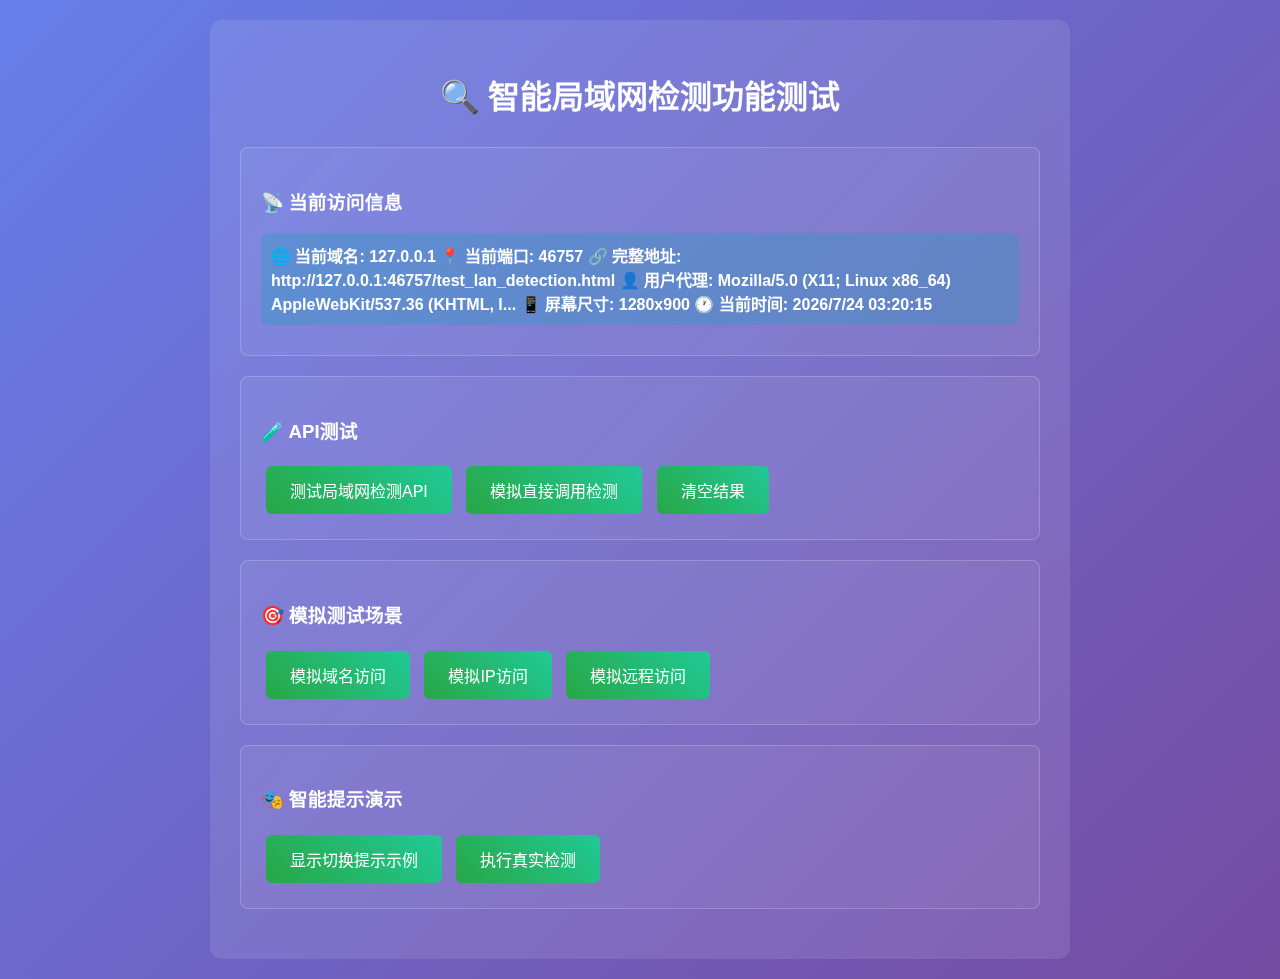
<file: test_lan_detection.html>
<!DOCTYPE html>
<html lang="zh-CN">
<head>
    <meta charset="UTF-8">
    <meta name="viewport" content="width=device-width, initial-scale=1.0">
    <title>智能局域网检测测试</title>
    <style>
        body { 
            font-family: Arial, sans-serif; 
            padding: 20px; 
            background: linear-gradient(135deg, #667eea 0%, #764ba2 100%);
            color: white;
            min-height: 100vh;
            margin: 0;
        }
        .container { 
            max-width: 800px; 
            margin: 0 auto; 
            background: rgba(255, 255, 255, 0.1); 
            border-radius: 12px; 
            padding: 30px;
            backdrop-filter: blur(10px);
        }
        h1 { text-align: center; margin-bottom: 30px; }
        .test-section { 
            margin: 20px 0; 
            padding: 20px; 
            border: 1px solid rgba(255, 255, 255, 0.2); 
            border-radius: 8px;
            background: rgba(255, 255, 255, 0.05);
        }
        button { 
            background: linear-gradient(45deg, #28a745, #20c997);
            color: white; 
            border: none; 
            padding: 12px 24px; 
            border-radius: 6px; 
            cursor: pointer; 
            margin: 5px;
            font-size: 16px;
            transition: all 0.3s ease;
        }
        button:hover { 
            transform: translateY(-2px);
            box-shadow: 0 6px 20px rgba(40, 167, 69, 0.4);
        }
        .result { 
            margin-top: 15px; 
            padding: 15px; 
            border-radius: 6px; 
            background: rgba(255, 255, 255, 0.1);
            white-space: pre-wrap;
            font-family: monospace;
        }
        .status { 
            padding: 10px; 
            border-radius: 6px; 
            margin: 10px 0;
            font-weight: bold;
        }
        .success { background: rgba(40, 167, 69, 0.3); }
        .error { background: rgba(220, 53, 69, 0.3); }
        .info { background: rgba(23, 162, 184, 0.3); }
    </style>
</head>
<body>
    <div class="container">
        <h1>🔍 智能局域网检测功能测试</h1>
        
        <div class="test-section">
            <h3>📡 当前访问信息</h3>
            <div class="status info" id="currentInfo">
                正在获取当前访问信息...
            </div>
        </div>
        
        <div class="test-section">
            <h3>🧪 API测试</h3>
            <button onclick="testLANDetectionAPI()">测试局域网检测API</button>
            <button onclick="testDirectAccess()">模拟直接调用检测</button>
            <button onclick="clearResults()">清空结果</button>
            <div id="apiTestResult" class="result" style="display: none;"></div>
        </div>
        
        <div class="test-section">
            <h3>🎯 模拟测试场景</h3>
            <button onclick="simulateDomainAccess()">模拟域名访问</button>
            <button onclick="simulateIPAccess()">模拟IP访问</button>
            <button onclick="simulateRemoteAccess()">模拟远程访问</button>
            <div id="simulationResult" class="result" style="display: none;"></div>
        </div>
        
        <div class="test-section">
            <h3>🎭 智能提示演示</h3>
            <button onclick="showSamplePrompt()">显示切换提示示例</button>
            <button onclick="testActualDetection()">执行真实检测</button>
        </div>
    </div>

    <script>
        // 页面加载时显示当前访问信息
        window.onload = function() {
            showCurrentAccessInfo();
        };
        
        // 显示当前访问信息
        function showCurrentAccessInfo() {
            const info = document.getElementById('currentInfo');
            info.innerHTML = `
                🌐 当前域名: ${window.location.hostname}
                📍 当前端口: ${window.location.port}
                🔗 完整地址: ${window.location.href}
                👤 用户代理: ${navigator.userAgent.substring(0, 60)}...
                📱 屏幕尺寸: ${screen.width}x${screen.height}
                🕐 当前时间: ${new Date().toLocaleString('zh-CN')}
            `;
        }
        
        // 测试局域网检测API
        function testLANDetectionAPI() {
            const resultDiv = document.getElementById('apiTestResult');
            resultDiv.style.display = 'block';
            resultDiv.innerHTML = '🔄 正在调用API...';
            
            fetch('/api/lan-check')
                .then(response => {
                    if (!response.ok) {
                        throw new Error(`HTTP ${response.status}: ${response.statusText}`);
                    }
                    return response.json();
                })
                .then(data => {
                    resultDiv.innerHTML = `
✅ API调用成功！

📊 检测结果：
━━━━━━━━━━━━━━━━━━━━━━━━━━━━━━━━━━━━
🌐 当前主机: ${data.current_host}
📍 客户端IP: ${data.client_ip}
🏠 本机局域网IP: ${data.local_ip}
🔍 是否IP访问: ${data.is_ip_access ? '是' : '否'}
📶 客户端在局域网: ${data.is_client_in_lan ? '是' : '否'}
🔔 需要提示切换: ${data.need_switch_prompt ? '是' : '否'}
🔗 局域网地址: ${data.lan_url}
━━━━━━━━━━━━━━━━━━━━━━━━━━━━━━━━━━━━

💡 分析：
${analyzeDetectionResult(data)}
                    `;
                })
                .catch(error => {
                    resultDiv.innerHTML = `
❌ API调用失败！

错误信息: ${error.message}
                    `;
                });
        }
        
        // 分析检测结果
        function analyzeDetectionResult(data) {
            let analysis = '';
            
            if (data.need_switch_prompt) {
                analysis += '🎯 符合切换条件：通过域名访问但在局域网环境\n';
                analysis += '   推荐操作：显示切换提示\n';
            } else if (data.is_ip_access) {
                analysis += '💻 直接IP访问：用户已在使用局域网地址\n';
                analysis += '   无需操作：当前访问方式最优\n';
            } else if (!data.is_client_in_lan) {
                analysis += '🌍 远程访问：用户不在局域网环境\n';
                analysis += '   无需操作：只能使用域名访问\n';
            } else {
                analysis += '❓ 特殊情况：请检查检测逻辑\n';
            }
            
            return analysis;
        }
        
        // 测试直接调用检测
        function testDirectAccess() {
            // 这里模拟直接调用我们的智能检测函数
            if (typeof performLANDetection === 'function') {
                const resultDiv = document.getElementById('apiTestResult');
                resultDiv.style.display = 'block';
                resultDiv.innerHTML = '🔄 正在执行直接检测...';
                
                try {
                    performLANDetection();
                    resultDiv.innerHTML = '✅ 直接检测已触发，请查看控制台和页面反应';
                } catch (error) {
                    resultDiv.innerHTML = `❌ 直接检测失败: ${error.message}`;
                }
            } else {
                const resultDiv = document.getElementById('apiTestResult');
                resultDiv.style.display = 'block';
                resultDiv.innerHTML = '❌ 检测函数未找到，请确保在主页面中运行此测试';
            }
        }
        
        // 清空结果
        function clearResults() {
            document.getElementById('apiTestResult').style.display = 'none';
            document.getElementById('simulationResult').style.display = 'none';
        }
        
        // 模拟域名访问
        function simulateDomainAccess() {
            const resultDiv = document.getElementById('simulationResult');
            resultDiv.style.display = 'block';
            resultDiv.innerHTML = `
🌐 模拟域名访问场景：

假设用户通过 "example.com:9405" 访问
✅ 域名访问 (非IP)
✅ 客户端在局域网 (192.168.x.x)
🎯 结果：应该显示切换提示

这是最典型的需要智能提示的场景！
            `;
        }
        
        // 模拟IP访问
        function simulateIPAccess() {
            const resultDiv = document.getElementById('simulationResult');
            resultDiv.style.display = 'block';
            resultDiv.innerHTML = `
💻 模拟IP访问场景：

假设用户通过 "192.168.1.100:9405" 访问
✅ IP访问 (直接使用IP地址)
✅ 客户端在局域网
❌ 结果：不需要提示切换

用户已经在使用最优的访问方式！
            `;
        }
        
        // 模拟远程访问
        function simulateRemoteAccess() {
            const resultDiv = document.getElementById('simulationResult');
            resultDiv.style.display = 'block';
            resultDiv.innerHTML = `
🌍 模拟远程访问场景：

假设用户通过 "example.com:9405" 访问
✅ 域名访问 (非IP)
❌ 客户端不在局域网 (外网IP)
❌ 结果：不需要提示切换

用户在远程环境，只能使用域名访问！
            `;
        }
        
        // 显示切换提示示例
        function showSamplePrompt() {
            // 创建一个示例提示
            const sampleData = {
                current_host: 'example.com:9405',
                client_ip: '192.168.1.105',
                local_ip: '192.168.1.100',
                lan_url: 'http://192.168.1.100:9405'
            };
            
            if (typeof showLANSwitchPrompt === 'function') {
                showLANSwitchPrompt(sampleData);
            } else {
                alert('请在主页面中运行此演示功能');
            }
        }
        
        // 执行真实检测
        function testActualDetection() {
            if (typeof performLANDetection === 'function') {
                console.log('🧪 开始执行真实的智能检测...');
                performLANDetection();
            } else {
                alert('请在主页面中运行真实检测功能');
            }
        }
    </script>
</body>
</html>
</file>
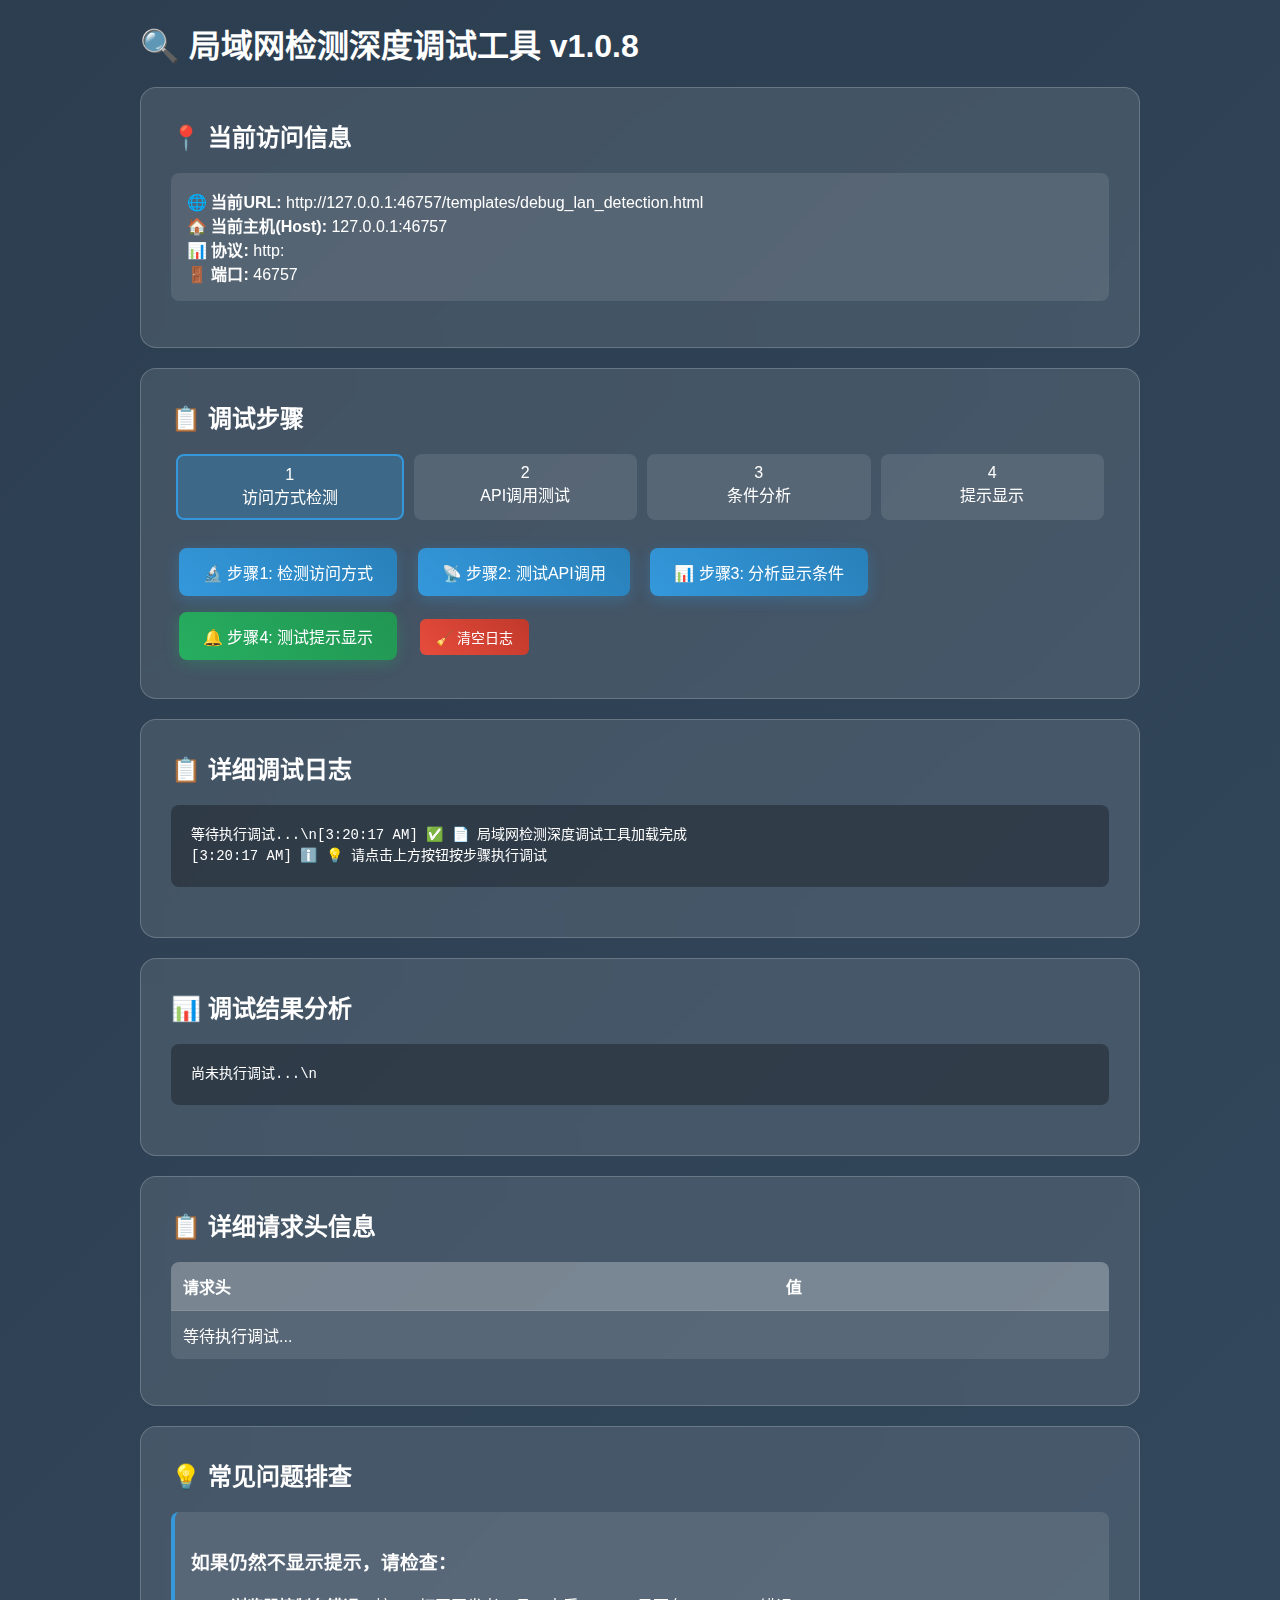
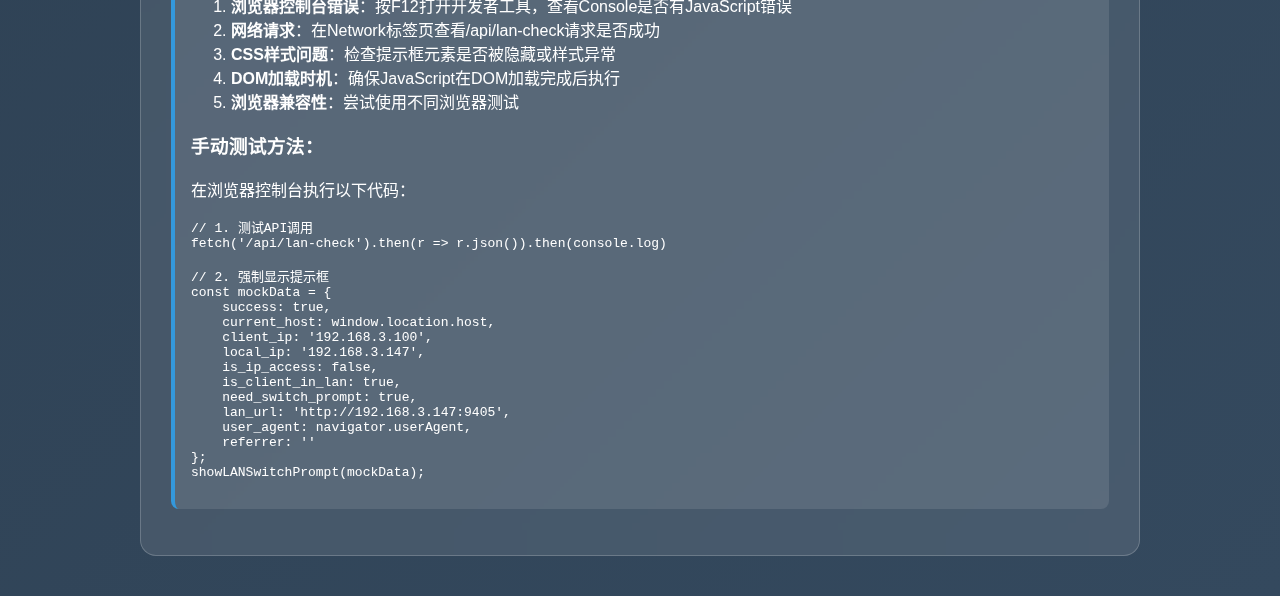
<file: templates/debug_lan_detection.html>
<!DOCTYPE html>
<html lang="zh-CN">
<head>
    <meta charset="UTF-8">
    <meta name="viewport" content="width=device-width, initial-scale=1.0">
    <title>局域网检测深度调试工具</title>
    <style>
        body {
            font-family: -apple-system, BlinkMacSystemFont, 'Segoe UI', Roboto, sans-serif;
            max-width: 1000px;
            margin: 0 auto;
            padding: 20px;
            background: linear-gradient(135deg, #2c3e50, #34495e);
            color: white;
            min-height: 100vh;
        }
        
        .debug-card {
            background: rgba(255, 255, 255, 0.1);
            backdrop-filter: blur(10px);
            border-radius: 16px;
            padding: 30px;
            margin: 20px 0;
            border: 1px solid rgba(255, 255, 255, 0.2);
        }
        
        .debug-btn {
            background: linear-gradient(45deg, #3498db, #2980b9);
            border: none;
            color: white;
            padding: 12px 24px;
            border-radius: 8px;
            cursor: pointer;
            font-size: 16px;
            font-weight: 500;
            margin: 8px;
            transition: all 0.3s ease;
            box-shadow: 0 4px 15px rgba(52, 152, 219, 0.3);
        }
        
        .debug-btn:hover {
            transform: translateY(-2px);
            box-shadow: 0 6px 20px rgba(52, 152, 219, 0.4);
        }
        
        .test-btn {
            background: linear-gradient(45deg, #27ae60, #219653);
            border: none;
            color: white;
            padding: 12px 24px;
            border-radius: 8px;
            cursor: pointer;
            font-size: 16px;
            font-weight: 500;
            margin: 8px;
            transition: all 0.3s ease;
            box-shadow: 0 4px 15px rgba(39, 174, 96, 0.3);
        }
        
        .test-btn:hover {
            transform: translateY(-2px);
            box-shadow: 0 6px 20px rgba(39, 174, 96, 0.4);
        }
        
        .log-area {
            background: rgba(0, 0, 0, 0.3);
            border-radius: 8px;
            padding: 20px;
            font-family: 'Monaco', 'Menlo', monospace;
            font-size: 14px;
            line-height: 1.5;
            white-space: pre-wrap;
            max-height: 400px;
            overflow-y: auto;
            margin: 20px 0;
        }
        
        .status-info {
            background: rgba(255, 255, 255, 0.1);
            border-radius: 8px;
            padding: 16px;
            margin: 16px 0;
        }
        
        h1, h2 {
            margin-top: 0;
        }
        
        .clear-btn {
            background: linear-gradient(45deg, #e74c3c, #c0392b);
            border: none;
            color: white;
            padding: 8px 16px;
            border-radius: 6px;
            cursor: pointer;
            font-size: 14px;
            margin-left: 10px;
        }
        
        .result-box {
            background: rgba(255, 255, 255, 0.1);
            border-radius: 8px;
            padding: 16px;
            margin: 16px 0;
            border-left: 4px solid #3498db;
        }
        
        .success-box {
            border-left: 4px solid #27ae60;
        }
        
        .error-box {
            border-left: 4px solid #e74c3c;
        }
        
        .warning-box {
            border-left: 4px solid #f39c12;
        }
        
        table {
            width: 100%;
            border-collapse: collapse;
            margin: 16px 0;
            background: rgba(255, 255, 255, 0.1);
            border-radius: 8px;
            overflow: hidden;
        }
        
        th, td {
            padding: 12px;
            text-align: left;
            border-bottom: 1px solid rgba(255, 255, 255, 0.1);
        }
        
        th {
            background: rgba(255, 255, 255, 0.2);
            font-weight: 600;
        }
        
        tr:last-child td {
            border-bottom: none;
        }
        
        .step-indicator {
            display: flex;
            justify-content: space-between;
            margin: 20px 0;
        }
        
        .step {
            text-align: center;
            padding: 10px;
            background: rgba(255, 255, 255, 0.1);
            border-radius: 8px;
            flex: 1;
            margin: 0 5px;
        }
        
        .step.active {
            background: rgba(52, 152, 219, 0.3);
            border: 2px solid #3498db;
        }
        
        .step.completed {
            background: rgba(39, 174, 96, 0.3);
            border: 2px solid #27ae60;
        }
    </style>
</head>
<body>
    <h1>🔍 局域网检测深度调试工具 v1.0.8</h1>
    
    <div class="debug-card">
        <h2>📍 当前访问信息</h2>
        <div class="status-info">
            <div><strong>🌐 当前URL:</strong> <span id="currentURL">加载中...</span></div>
            <div><strong>🏠 当前主机(Host):</strong> <span id="currentHost">加载中...</span></div>
            <div><strong>📊 协议:</strong> <span id="currentProtocol">加载中...</span></div>
            <div><strong>🚪 端口:</strong> <span id="currentPort">加载中...</span></div>
        </div>
    </div>
    
    <div class="debug-card">
        <h2>📋 调试步骤</h2>
        <div class="step-indicator">
            <div class="step active" id="step1">
                <div>1</div>
                <div>访问方式检测</div>
            </div>
            <div class="step" id="step2">
                <div>2</div>
                <div>API调用测试</div>
            </div>
            <div class="step" id="step3">
                <div>3</div>
                <div>条件分析</div>
            </div>
            <div class="step" id="step4">
                <div>4</div>
                <div>提示显示</div>
            </div>
        </div>
        
        <button class="debug-btn" onclick="step1_DetectAccessMethod()">🔬 步骤1: 检测访问方式</button>
        <button class="debug-btn" onclick="step2_TestAPICall()">📡 步骤2: 测试API调用</button>
        <button class="debug-btn" onclick="step3_AnalyzeConditions()">📊 步骤3: 分析显示条件</button>
        <button class="test-btn" onclick="step4_TestPromptDisplay()">🔔 步骤4: 测试提示显示</button>
        <button class="clear-btn" onclick="clearLog()">🧹 清空日志</button>
    </div>
    
    <div class="debug-card">
        <h2>📋 详细调试日志</h2>
        <div id="logArea" class="log-area">等待执行调试...\n</div>
    </div>
    
    <div class="debug-card">
        <h2>📊 调试结果分析</h2>
        <div id="analysisResult" class="log-area">尚未执行调试...\n</div>
    </div>
    
    <div class="debug-card">
        <h2>📋 详细请求头信息</h2>
        <table id="headersTable">
            <thead>
                <tr>
                    <th>请求头</th>
                    <th>值</th>
                </tr>
            </thead>
            <tbody>
                <tr>
                    <td colspan="2">等待执行调试...</td>
                </tr>
            </tbody>
        </table>
    </div>
    
    <div class="debug-card">
        <h2>💡 常见问题排查</h2>
        <div class="result-box">
            <h3>如果仍然不显示提示，请检查：</h3>
            <ol>
                <li><strong>浏览器控制台错误</strong>：按F12打开开发者工具，查看Console是否有JavaScript错误</li>
                <li><strong>网络请求</strong>：在Network标签页查看/api/lan-check请求是否成功</li>
                <li><strong>CSS样式问题</strong>：检查提示框元素是否被隐藏或样式异常</li>
                <li><strong>DOM加载时机</strong>：确保JavaScript在DOM加载完成后执行</li>
                <li><strong>浏览器兼容性</strong>：尝试使用不同浏览器测试</li>
            </ol>
            
            <h3>手动测试方法：</h3>
            <p>在浏览器控制台执行以下代码：</p>
            <pre><code>// 1. 测试API调用
fetch('/api/lan-check').then(r => r.json()).then(console.log)

// 2. 强制显示提示框
const mockData = {
    success: true,
    current_host: window.location.host,
    client_ip: '192.168.3.100',
    local_ip: '192.168.3.147',
    is_ip_access: false,
    is_client_in_lan: true,
    need_switch_prompt: true,
    lan_url: 'http://192.168.3.147:9405',
    user_agent: navigator.userAgent,
    referrer: ''
};
showLANSwitchPrompt(mockData);</code></pre>
        </div>
    </div>

    <script>
        // 更新页面信息
        function updatePageInfo() {
            document.getElementById('currentURL').textContent = window.location.href;
            document.getElementById('currentHost').textContent = window.location.host;
            document.getElementById('currentProtocol').textContent = window.location.protocol;
            document.getElementById('currentPort').textContent = window.location.port || '默认端口';
        }
        
        // 添加日志
        function addLog(message, type = 'info') {
            const logArea = document.getElementById('logArea');
            const timestamp = new Date().toLocaleTimeString();
            
            let typeClass = '';
            switch(type) {
                case 'success':
                    typeClass = '✅ ';
                    break;
                case 'error':
                    typeClass = '❌ ';
                    break;
                case 'warning':
                    typeClass = '⚠️ ';
                    break;
                case 'info':
                    typeClass = 'ℹ️ ';
                    break;
                default:
                    typeClass = '🔍 ';
            }
            
            logArea.textContent += `[${timestamp}] ${typeClass}${message}\n`;
            logArea.scrollTop = logArea.scrollHeight;
        }
        
        // 更新步骤状态
        function updateStepStatus(step, status) {
            const stepElement = document.getElementById(`step${step}`);
            stepElement.className = 'step';
            
            if (status === 'active') {
                stepElement.classList.add('active');
            } else if (status === 'completed') {
                stepElement.classList.add('completed');
            }
        }
        
        // 清空日志
        function clearLog() {
            document.getElementById('logArea').textContent = '';
            document.getElementById('analysisResult').textContent = '等待执行调试...\n';
            document.querySelector('#headersTable tbody').innerHTML = '<tr><td colspan="2">等待执行调试...</td></tr>';
            
            // 重置步骤状态
            for (let i = 1; i <= 4; i++) {
                updateStepStatus(i, i === 1 ? 'active' : '');
            }
        }
        
        // 步骤1: 检测访问方式
        function step1_DetectAccessMethod() {
            addLog('🚀 开始执行步骤1: 检测访问方式...', 'info');
            updateStepStatus(1, 'active');
            
            const currentHost = window.location.host;
            const hostname = currentHost.split(':')[0];
            const isIP = /^(\d{1,3}\.){3}\d{1,3}/.test(hostname);
            
            addLog(`🌐 当前访问地址: ${window.location.href}`, 'info');
            addLog(`🏠 当前主机: ${currentHost}`, 'info');
            addLog(`🔍 主机名部分: ${hostname}`, 'info');
            addLog(`📊 是否为IP地址: ${isIP}`, isIP ? 'warning' : 'success');
            
            if (isIP) {
                addLog('❌ 当前通过IP地址访问，不是域名访问，不会触发智能检测', 'error');
            } else {
                addLog('✅ 当前通过域名访问，这是智能检测的目标场景', 'success');
            }
            
            // 显示请求头信息
            displayRequestHeaders();
            
            updateStepStatus(1, 'completed');
            updateStepStatus(2, 'active');
            
            addLog('✅ 步骤1完成，请继续执行步骤2', 'success');
        }
        
        // 显示请求头信息
        function displayRequestHeaders() {
            const headers = {
                'Host': window.location.host,
                'Origin': window.location.origin,
                'User-Agent': navigator.userAgent,
                'Platform': navigator.platform,
                'Language': navigator.language,
                'Online': navigator.onLine,
                'Cookies': document.cookie || '无'
            };
            
            const tbody = document.querySelector('#headersTable tbody');
            tbody.innerHTML = '';
            
            for (const [key, value] of Object.entries(headers)) {
                const row = document.createElement('tr');
                row.innerHTML = `<td><strong>${key}</strong></td><td>${value}</td>`;
                tbody.appendChild(row);
            }
        }
        
        // 步骤2: 测试API调用
        function step2_TestAPICall() {
            addLog('📡 开始执行步骤2: 测试API调用...', 'info');
            updateStepStatus(2, 'active');
            
            fetch('/api/lan-check')
                .then(response => {
                    addLog(`📡 API响应状态: ${response.status}`, response.ok ? 'success' : 'error');
                    if (!response.ok) {
                        throw new Error(`HTTP ${response.status}: ${response.statusText}`);
                    }
                    return response.json();
                })
                .then(data => {
                    addLog('✅ 局域网检测API调用成功', 'success');
                    addLog('📊 API返回数据:', 'info');
                    addLog(JSON.stringify(data, null, 2), 'info');
                    
                    updateStepStatus(2, 'completed');
                    updateStepStatus(3, 'active');
                    
                    addLog('✅ 步骤2完成，请继续执行步骤3', 'success');
                })
                .catch(error => {
                    addLog(`❌ 局域网检测API调用失败: ${error.message}`, 'error');
                    addLog('🔧 可能的原因:', 'warning');
                    addLog('   1. 后端服务未启动', 'warning');
                    addLog('   2. 网络连接问题', 'warning');
                    addLog('   3. API路径错误', 'warning');
                    
                    updateStepStatus(2, 'completed');
                });
        }
        
        // 步骤3: 分析显示条件
        function step3_AnalyzeConditions() {
            addLog('📊 开始执行步骤3: 分析显示条件...', 'info');
            updateStepStatus(3, 'active');
            
            fetch('/api/lan-check')
                .then(response => response.json())
                .then(data => {
                    addLog('🔍 条件分析:', 'info');
                    addLog(`  - 是否IP访问: ${data.is_ip_access}`, data.is_ip_access ? 'warning' : 'success');
                    addLog(`  - 客户端在局域网: ${data.is_client_in_lan}`, data.is_client_in_lan ? 'success' : 'warning');
                    addLog(`  - 需要提示切换: ${data.need_switch_prompt}`, data.need_switch_prompt ? 'success' : 'warning');
                    
                    if (data.need_switch_prompt) {
                        addLog('✅ 满足显示提示的所有条件！', 'success');
                        addLog(`💡 局域网地址: ${data.lan_url}`, 'info');
                    } else {
                        addLog('❌ 不满足显示提示的条件', 'error');
                        addLog('🔧 不显示的原因分析:', 'warning');
                        
                        if (data.is_ip_access) {
                            addLog('   - 通过IP地址访问（应通过域名访问）', 'warning');
                        }
                        if (!data.is_client_in_lan) {
                            addLog('   - 客户端不在局域网环境', 'warning');
                        }
                        if (!data.is_ip_access && data.is_client_in_lan && !data.need_switch_prompt) {
                            addLog('   - 局域网地址测试失败', 'warning');
                            addLog(`   - 局域网地址: ${data.lan_url}`, 'warning');
                        }
                    }
                    
                    // 显示详细分析结果
                    showDetailedAnalysis(data);
                    
                    updateStepStatus(3, 'completed');
                    updateStepStatus(4, 'active');
                    
                    addLog('✅ 步骤3完成，请继续执行步骤4', 'success');
                })
                .catch(error => {
                    addLog(`❌ 获取检测数据失败: ${error.message}`, 'error');
                });
        }
        
        // 显示详细分析结果
        function showDetailedAnalysis(data) {
            let analysis = "🔍 详细分析结果:\n\n";
            
            // 检查是否为域名访问
            if (data.is_ip_access) {
                analysis += "❌ 问题1: 当前是通过IP地址访问，不是域名访问\n";
                analysis += "   解决方案: 请通过域名 http://2lan.lifu.eu.org 访问\n\n";
            } else {
                analysis += "✅ 检查1: 当前是通过域名访问\n\n";
            }
            
            // 检查客户端是否在局域网
            if (!data.is_client_in_lan) {
                analysis += "❌ 问题2: 客户端不在局域网环境\n";
                analysis += `   当前客户端IP: ${data.client_ip}\n`;
                analysis += "   解决方案: 请确保在局域网环境中访问\n\n";
            } else {
                analysis += "✅ 检查2: 客户端在局域网环境\n\n";
            }
            
            // 检查是否需要提示
            if (data.need_switch_prompt) {
                analysis += "✅ 检查3: 满足显示提示的所有条件\n";
                analysis += "   应该显示智能切换提示，但未显示可能原因:\n";
                analysis += "   - JavaScript执行异常\n";
                analysis += "   - 前端代码问题\n";
                analysis += "   - 浏览器兼容性问题\n";
                analysis += "   - CSS样式问题\n\n";
            } else {
                analysis += "❌ 问题3: 不满足显示提示的条件\n";
                if (!data.is_ip_access && data.is_client_in_lan) {
                    analysis += "   可能是局域网地址测试失败\n";
                    analysis += `   局域网地址: ${data.lan_url}\n`;
                    analysis += `   本机IP: ${data.local_ip}\n\n`;
                }
            }
            
            // 检查本机IP是否正确
            if (data.local_ip === "127.0.0.1" || data.local_ip === "::1") {
                analysis += "⚠️ 警告: 本机IP为回环地址\n";
                analysis += "   这可能导致局域网地址测试失败\n\n";
            }
            
            analysis += "📋 建议操作:\n";
            analysis += "1. 检查浏览器控制台是否有JavaScript错误\n";
            analysis += "2. 确认通过域名 http://2lan.lifu.eu.org 访问\n";
            analysis += "3. 确保在局域网环境中访问\n";
            analysis += "4. 如果仍有问题，请联系技术支持\n";
            
            document.getElementById('analysisResult').textContent = analysis;
        }
        
        // 步骤4: 测试提示显示
        function step4_TestPromptDisplay() {
            addLog('🔔 开始执行步骤4: 测试提示显示...', 'info');
            updateStepStatus(4, 'active');
            
            // 首先检查相关函数是否存在
            addLog('🔍 检查相关函数是否存在...', 'info');
            
            if (typeof showLANSwitchPrompt === 'function') {
                addLog('✅ showLANSwitchPrompt 函数存在', 'success');
            } else {
                addLog('❌ showLANSwitchPrompt 函数不存在', 'error');
            }
            
            if (typeof createLANSwitchModal === 'function') {
                addLog('✅ createLANSwitchModal 函数存在', 'success');
            } else {
                addLog('❌ createLANSwitchModal 函数不存在', 'error');
            }
            
            // 模拟API返回数据
            const mockData = {
                success: true,
                current_host: window.location.host,
                client_ip: '192.168.3.100',
                local_ip: '192.168.3.147',
                is_ip_access: false,
                is_client_in_lan: true,
                need_switch_prompt: true,
                lan_url: 'http://192.168.3.147:9405',
                user_agent: navigator.userAgent,
                referrer: ''
            };
            
            addLog('🔧 使用模拟数据测试提示显示...', 'info');
            
            try {
                // 尝试调用显示函数
                if (typeof showLANSwitchPrompt === 'function') {
                    showLANSwitchPrompt(mockData);
                    addLog('✅ 成功调用 showLANSwitchPrompt 函数', 'success');
                } else if (typeof createLANSwitchModal === 'function') {
                    createLANSwitchModal(mockData);
                    addLog('✅ 成功调用 createLANSwitchModal 函数', 'success');
                } else {
                    addLog('❌ 未找到显示提示的相关函数', 'error');
                    addLog('💡 请确保在主页中测试此功能', 'warning');
                    return;
                }
                
                // 检查提示框是否创建成功
                setTimeout(() => {
                    const modal = document.getElementById('lanSwitchModal');
                    if (modal) {
                        addLog('✅ 提示框已成功创建并添加到页面', 'success');
                        addLog('💡 如果未看到提示框，请检查CSS样式或z-index设置', 'warning');
                    } else {
                        addLog('❌ 提示框未创建成功', 'error');
                        addLog('🔧 可能的原因:', 'warning');
                        addLog('   1. DOM元素未正确添加', 'warning');
                        addLog('   2. CSS样式问题', 'warning');
                        addLog('   3. JavaScript执行异常', 'warning');
                    }
                }, 100);
                
            } catch (error) {
                addLog(`❌ 调用显示函数时发生错误: ${error.message}`, 'error');
            }
            
            updateStepStatus(4, 'completed');
            addLog('✅ 所有调试步骤完成！', 'success');
        }
        
        // 页面加载完成后执行
        document.addEventListener('DOMContentLoaded', function() {
            updatePageInfo();
            addLog('📄 局域网检测深度调试工具加载完成', 'success');
            addLog('💡 请点击上方按钮按步骤执行调试', 'info');
        });
    </script>
</body>
</html>
</file>
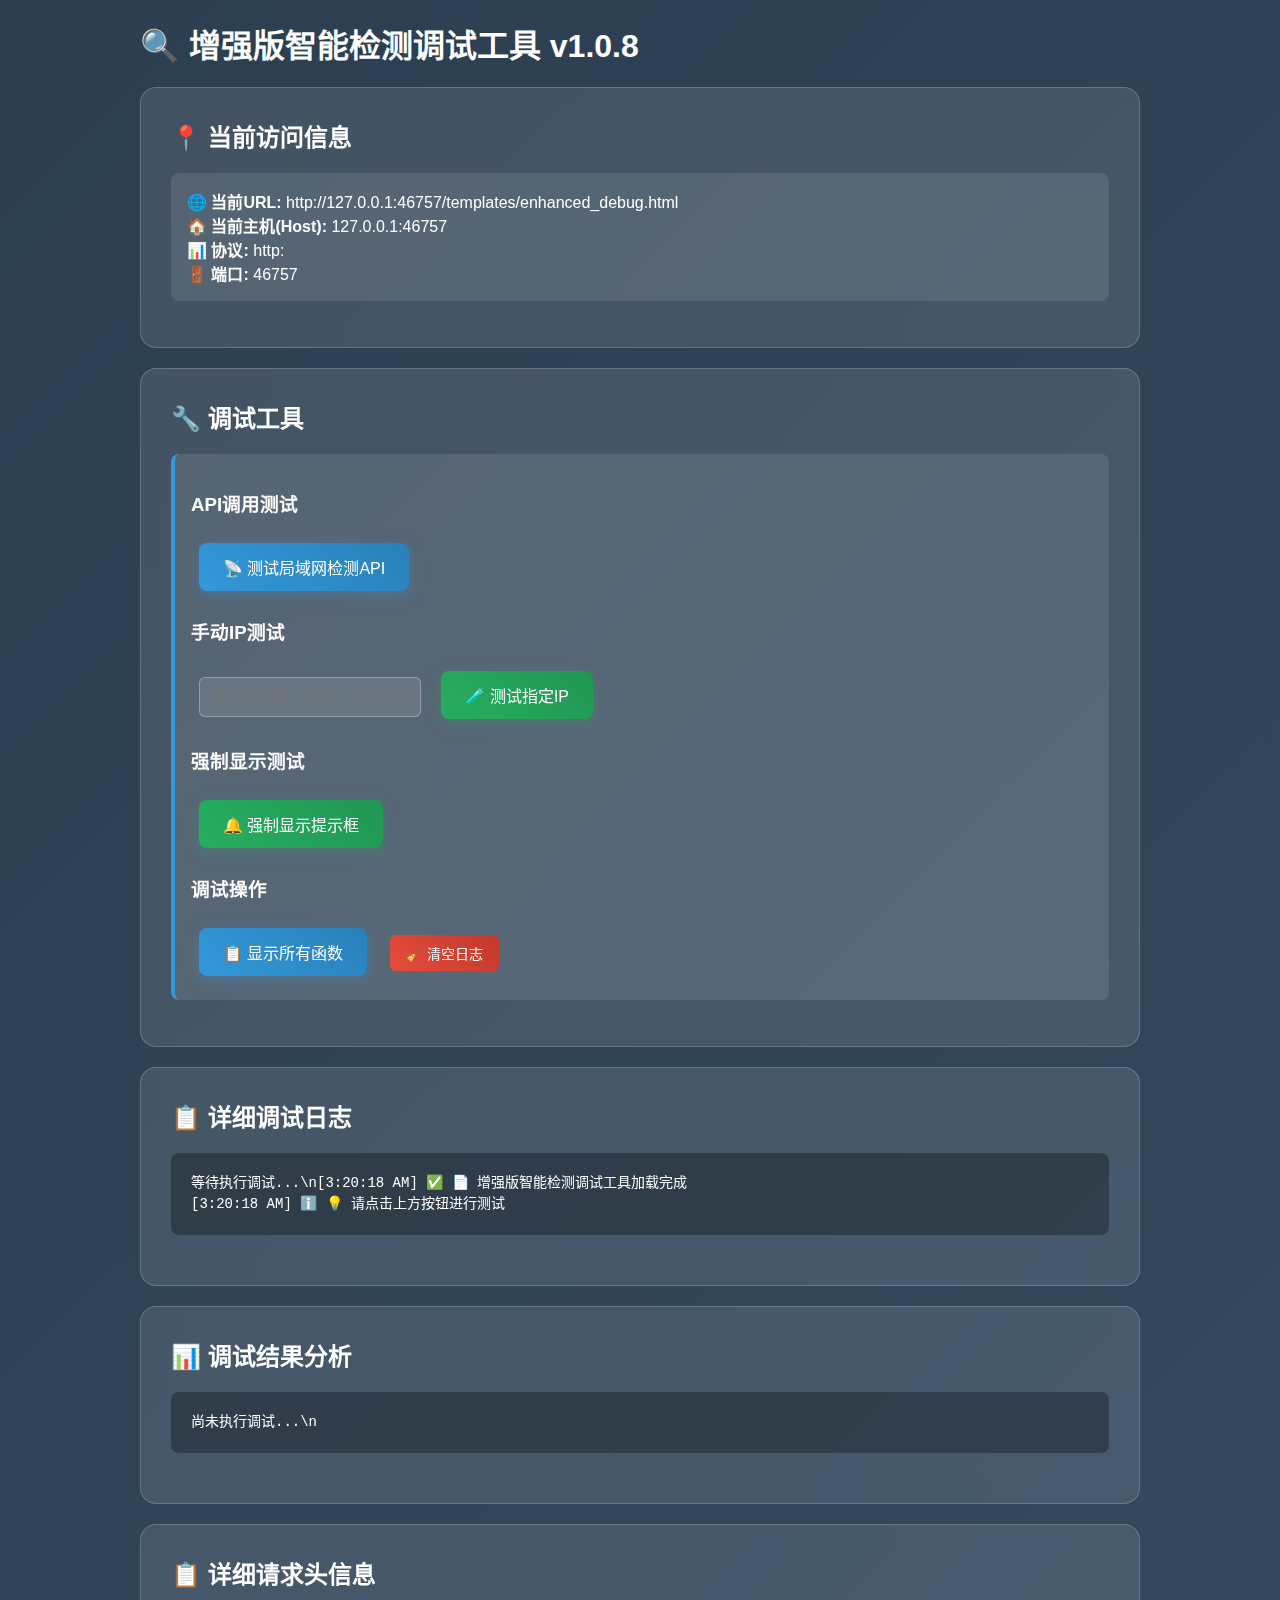
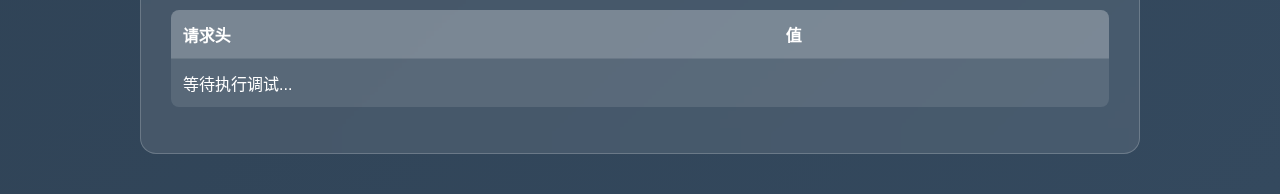
<file: templates/enhanced_debug.html>
<!DOCTYPE html>
<html lang="zh-CN">
<head>
    <meta charset="UTF-8">
    <meta name="viewport" content="width=device-width, initial-scale=1.0">
    <title>增强版智能检测调试工具</title>
    <style>
        body {
            font-family: -apple-system, BlinkMacSystemFont, 'Segoe UI', Roboto, sans-serif;
            max-width: 1000px;
            margin: 0 auto;
            padding: 20px;
            background: linear-gradient(135deg, #2c3e50, #34495e);
            color: white;
            min-height: 100vh;
        }
        
        .debug-card {
            background: rgba(255, 255, 255, 0.1);
            backdrop-filter: blur(10px);
            border-radius: 16px;
            padding: 30px;
            margin: 20px 0;
            border: 1px solid rgba(255, 255, 255, 0.2);
        }
        
        .debug-btn {
            background: linear-gradient(45deg, #3498db, #2980b9);
            border: none;
            color: white;
            padding: 12px 24px;
            border-radius: 8px;
            cursor: pointer;
            font-size: 16px;
            font-weight: 500;
            margin: 8px;
            transition: all 0.3s ease;
            box-shadow: 0 4px 15px rgba(52, 152, 219, 0.3);
        }
        
        .debug-btn:hover {
            transform: translateY(-2px);
            box-shadow: 0 6px 20px rgba(52, 152, 219, 0.4);
        }
        
        .test-btn {
            background: linear-gradient(45deg, #27ae60, #219653);
            border: none;
            color: white;
            padding: 12px 24px;
            border-radius: 8px;
            cursor: pointer;
            font-size: 16px;
            font-weight: 500;
            margin: 8px;
            transition: all 0.3s ease;
            box-shadow: 0 4px 15px rgba(39, 174, 96, 0.3);
        }
        
        .test-btn:hover {
            transform: translateY(-2px);
            box-shadow: 0 6px 20px rgba(39, 174, 96, 0.4);
        }
        
        .log-area {
            background: rgba(0, 0, 0, 0.3);
            border-radius: 8px;
            padding: 20px;
            font-family: 'Monaco', 'Menlo', monospace;
            font-size: 14px;
            line-height: 1.5;
            white-space: pre-wrap;
            max-height: 400px;
            overflow-y: auto;
            margin: 20px 0;
        }
        
        .status-info {
            background: rgba(255, 255, 255, 0.1);
            border-radius: 8px;
            padding: 16px;
            margin: 16px 0;
        }
        
        h1, h2 {
            margin-top: 0;
        }
        
        .clear-btn {
            background: linear-gradient(45deg, #e74c3c, #c0392b);
            border: none;
            color: white;
            padding: 8px 16px;
            border-radius: 6px;
            cursor: pointer;
            font-size: 14px;
            margin-left: 10px;
        }
        
        .result-box {
            background: rgba(255, 255, 255, 0.1);
            border-radius: 8px;
            padding: 16px;
            margin: 16px 0;
            border-left: 4px solid #3498db;
        }
        
        .success-box {
            border-left: 4px solid #27ae60;
        }
        
        .error-box {
            border-left: 4px solid #e74c3c;
        }
        
        .warning-box {
            border-left: 4px solid #f39c12;
        }
        
        table {
            width: 100%;
            border-collapse: collapse;
            margin: 16px 0;
            background: rgba(255, 255, 255, 0.1);
            border-radius: 8px;
            overflow: hidden;
        }
        
        th, td {
            padding: 12px;
            text-align: left;
            border-bottom: 1px solid rgba(255, 255, 255, 0.1);
        }
        
        th {
            background: rgba(255, 255, 255, 0.2);
            font-weight: 600;
        }
        
        tr:last-child td {
            border-bottom: none;
        }
        
        .step-indicator {
            display: flex;
            justify-content: space-between;
            margin: 20px 0;
        }
        
        .step {
            text-align: center;
            padding: 10px;
            background: rgba(255, 255, 255, 0.1);
            border-radius: 8px;
            flex: 1;
            margin: 0 5px;
        }
        
        .step.active {
            background: rgba(52, 152, 219, 0.3);
            border: 2px solid #3498db;
        }
        
        .step.completed {
            background: rgba(39, 174, 96, 0.3);
            border: 2px solid #27ae60;
        }
        
        .ip-input {
            padding: 10px;
            border-radius: 6px;
            border: 1px solid rgba(255, 255, 255, 0.3);
            background: rgba(255, 255, 255, 0.1);
            color: white;
            font-size: 16px;
            margin: 8px;
            width: 200px;
        }
    </style>
</head>
<body>
    <h1>🔍 增强版智能检测调试工具 v1.0.8</h1>
    
    <div class="debug-card">
        <h2>📍 当前访问信息</h2>
        <div class="status-info">
            <div><strong>🌐 当前URL:</strong> <span id="currentURL">加载中...</span></div>
            <div><strong>🏠 当前主机(Host):</strong> <span id="currentHost">加载中...</span></div>
            <div><strong>📊 协议:</strong> <span id="currentProtocol">加载中...</span></div>
            <div><strong>🚪 端口:</strong> <span id="currentPort">加载中...</span></div>
        </div>
    </div>
    
    <div class="debug-card">
        <h2>🔧 调试工具</h2>
        <div class="result-box">
            <h3>API调用测试</h3>
            <button class="debug-btn" onclick="testAPICall()">📡 测试局域网检测API</button>
            
            <h3>手动IP测试</h3>
            <input type="text" id="manualIP" class="ip-input" placeholder="输入IP地址，例如：192.168.3.100">
            <button class="test-btn" onclick="testManualIP()">🧪 测试指定IP</button>
            
            <h3>强制显示测试</h3>
            <button class="test-btn" onclick="forceShowPrompt()">🔔 强制显示提示框</button>
            
            <h3>调试操作</h3>
            <button class="debug-btn" onclick="showAllFunctions()">📋 显示所有函数</button>
            <button class="clear-btn" onclick="clearLog()">🧹 清空日志</button>
        </div>
    </div>
    
    <div class="debug-card">
        <h2>📋 详细调试日志</h2>
        <div id="logArea" class="log-area">等待执行调试...\n</div>
    </div>
    
    <div class="debug-card">
        <h2>📊 调试结果分析</h2>
        <div id="analysisResult" class="log-area">尚未执行调试...\n</div>
    </div>
    
    <div class="debug-card">
        <h2>📋 详细请求头信息</h2>
        <table id="headersTable">
            <thead>
                <tr>
                    <th>请求头</th>
                    <th>值</th>
                </tr>
            </thead>
            <tbody>
                <tr>
                    <td colspan="2">等待执行调试...</td>
                </tr>
            </tbody>
        </table>
    </div>

    <script>
        // 更新页面信息
        function updatePageInfo() {
            document.getElementById('currentURL').textContent = window.location.href;
            document.getElementById('currentHost').textContent = window.location.host;
            document.getElementById('currentProtocol').textContent = window.location.protocol;
            document.getElementById('currentPort').textContent = window.location.port || '默认端口';
        }
        
        // 添加日志
        function addLog(message, type = 'info') {
            const logArea = document.getElementById('logArea');
            const timestamp = new Date().toLocaleTimeString();
            
            let typeClass = '';
            switch(type) {
                case 'success':
                    typeClass = '✅ ';
                    break;
                case 'error':
                    typeClass = '❌ ';
                    break;
                case 'warning':
                    typeClass = '⚠️ ';
                    break;
                case 'info':
                    typeClass = 'ℹ️ ';
                    break;
                default:
                    typeClass = '🔍 ';
            }
            
            logArea.textContent += `[${timestamp}] ${typeClass}${message}\n`;
            logArea.scrollTop = logArea.scrollHeight;
        }
        
        // 清空日志
        function clearLog() {
            document.getElementById('logArea').textContent = '';
            document.getElementById('analysisResult').textContent = '等待执行调试...\n';
            document.querySelector('#headersTable tbody').innerHTML = '<tr><td colspan="2">等待执行调试...</td></tr>';
        }
        
        // 测试API调用
        function testAPICall() {
            addLog('📡 开始测试局域网检测API...', 'info');
            
            fetch('/api/lan-check')
                .then(response => {
                    addLog(`📡 API响应状态: ${response.status}`, response.ok ? 'success' : 'error');
                    if (!response.ok) {
                        throw new Error(`HTTP ${response.status}: ${response.statusText}`);
                    }
                    return response.json();
                })
                .then(data => {
                    addLog('✅ 局域网检测API调用成功', 'success');
                    addLog('📊 API返回数据:', 'info');
                    addLog(JSON.stringify(data, null, 2), 'info');
                    
                    // 显示详细分析结果
                    showDetailedAnalysis(data);
                })
                .catch(error => {
                    addLog(`❌ 局域网检测API调用失败: ${error.message}`, 'error');
                    addLog('🔧 可能的原因:', 'warning');
                    addLog('   1. 后端服务未启动', 'warning');
                    addLog('   2. 网络连接问题', 'warning');
                    addLog('   3. API路径错误', 'warning');
                });
        }
        
        // 测试手动IP
        function testManualIP() {
            const ip = document.getElementById('manualIP').value.trim();
            if (!ip) {
                alert('请输入IP地址');
                return;
            }
            
            addLog(`🧪 开始测试手动IP: ${ip}`, 'info');
            
            // 模拟API返回数据
            const mockData = {
                success: true,
                current_host: window.location.host,
                client_ip: ip,
                local_ip: '192.168.3.147',
                is_ip_access: false,
                is_client_in_lan: isLANIP(ip),
                need_switch_prompt: !isIPAccess() && isLANIP(ip),
                lan_url: 'http://192.168.3.147:9405',
                user_agent: navigator.userAgent,
                referrer: ''
            };
            
            addLog('📊 模拟数据:', 'info');
            addLog(JSON.stringify(mockData, null, 2), 'info');
            
            // 显示详细分析结果
            showDetailedAnalysis(mockData);
        }
        
        // 检查是否为局域网IP
        function isLANIP(ip) {
            // 处理IPv6回环地址
            if (ip === '::1') {
                return true;
            }
            
            // 处理IPv4地址
            const ipParts = ip.split('.');
            if (ipParts.length !== 4) {
                return false;
            }
            
            const firstPart = parseInt(ipParts[0]);
            const secondPart = parseInt(ipParts[1]);
            
            // 192.168.x.x
            if (firstPart === 192 && secondPart === 168) {
                return true;
            }
            // 10.x.x.x
            if (firstPart === 10) {
                return true;
            }
            // 172.16-31.x.x
            if (firstPart === 172 && secondPart >= 16 && secondPart <= 31) {
                return true;
            }
            // 回环地址
            if (ip === '127.0.0.1') {
                return true;
            }
            
            return false;
        }
        
        // 检查是否为IP访问
        function isIPAccess() {
            const host = window.location.host;
            const hostname = host.split(':')[0];
            return /^(\d{1,3}\.){3}\d{1,3}/.test(hostname);
        }
        
        // 显示局域网切换提示
        function showLANSwitchPrompt(detectionData) {
            console.log('📢 showLANSwitchPrompt 被调用，数据:', detectionData);
            
            // 检查是否已经在显示提示，避免重复
            const existingModal = document.getElementById('lanSwitchModal');
            if (existingModal) {
                console.log('⚠️ 局域网切换提示已存在，跳过');
                console.log('🔧 现有提示框:', existingModal);
                console.log('🔧 现有提示框样式:', existingModal.style);
                console.log('🔧 现有提示框显示状态:', getComputedStyle(existingModal).display);
                return;
            }
            
            console.log('🔔 开始创建局域网切换提示框');
            
            // 显示通知
            if (typeof showNotification === 'function') {
                showNotification('检测到局域网环境，准备显示切换提示...', 'info');
            }
            
            // 确保DOM已准备好
            console.log('📄 DOM准备状态检查:');
            console.log('  - document.readyState:', document.readyState);
            console.log('  - document.body存在:', !!document.body);
            
            if (document.readyState !== 'complete' && document.readyState !== 'interactive') {
                console.log('⏳ DOM未准备好，等待加载完成...');
                window.addEventListener('load', () => {
                    console.log('✅ window.load事件触发');
                    createLANSwitchModal(detectionData);
                }, {once: true});
                
                document.addEventListener('DOMContentLoaded', () => {
                    console.log('✅ DOMContentLoaded事件触发');
                    createLANSwitchModal(detectionData);
                }, {once: true});
            } else {
                console.log('✅ DOM已准备好，直接创建提示框');
                createLANSwitchModal(detectionData);
            }
        }

        // 创建局域网切换提示模态框
        function createLANSwitchModal(detectionData) {
            console.log('🔨 开始创建局域网切换提示模态框');
            console.log('📊 接收到的数据:', detectionData);
            
            // 再次检查是否已存在
            const existingModal = document.getElementById('lanSwitchModal');
            if (existingModal) {
                console.log('⚠️ 局域网切换提示已存在，跳过');
                return;
            }
            
            // 确保body元素存在
            console.log('📄 body元素检查:');
            console.log('  - document.body存在:', !!document.body);
            if (document.body) {
                console.log('  - document.body.style.display:', document.body.style.display);
            }
            
            if (!document.body) {
                console.log('⏳ body元素未准备好，等待DOM加载完成...');
                if (document.readyState === 'loading') {
                    document.addEventListener('DOMContentLoaded', () => {
                        console.log('✅ DOMContentLoaded事件触发，重新创建提示框');
                        createLANSwitchModal(detectionData);
                    }, {once: true});
                } else {
                    console.log('⏰ 延迟100ms后重试...');
                    setTimeout(() => {
                        createLANSwitchModal(detectionData);
                    }, 100);
                }
                return;
            }
            
            // 强制确保body存在并可见
            if (!document.body || document.body.style.display === 'none') {
                console.log('🔧 确保body元素可见...');
                document.body.style.display = 'block';
            }
            
            console.log('🔧 开始创建DOM元素...');
            
            const modal = document.createElement('div');
            modal.id = 'lanSwitchModal';
            modal.style.cssText = `
                position: fixed;
                top: 0;
                left: 0;
                width: 100%;
                height: 100%;
                background: rgba(0, 0, 0, 0.6);
                display: flex;
                justify-content: center;
                align-items: center;
                z-index: 10000;
                backdrop-filter: blur(2px);
                animation: fadeIn 0.3s ease-out;
            `;
            
            console.log('🔧 modal元素创建完成:', modal);
            
            const modalContent = document.createElement('div');
            modalContent.style.cssText = `
                background: white;
                border-radius: 12px;
                padding: 30px;
                max-width: 500px;
                width: 90%;
                box-shadow: 0 10px 30px rgba(0, 0, 0, 0.3);
                transform: translateY(20px);
                animation: slideUp 0.3s ease-out forwards;
                text-align: center;
            `;
            
            modalContent.innerHTML = `
                <h2 style="margin-top: 0; color: #2c3e50;">🚀 检测到局域网环境</h2>
                <p style="font-size: 16px; color: #555; line-height: 1.6;">
                    检测到您正在局域网环境中访问，为了获得更快的访问速度，
                    建议切换到局域网地址：
                </p>
                <div style="background: #f8f9fa; border-radius: 8px; padding: 15px; margin: 20px 0;">
                    <strong style="font-size: 18px; color: #2c3e50;">${detectionData.lan_url}</strong>
                </div>
                <div style="display: flex; gap: 10px; justify-content: center;">
                    <button onclick="switchToLAN('${detectionData.lan_url}')" style="
                        background: #3498db;
                        color: white;
                        border: none;
                        padding: 12px 24px;
                        border-radius: 6px;
                        cursor: pointer;
                        font-size: 16px;
                        font-weight: 500;
                        transition: all 0.2s;
                    ">立即切换</button>
                    <button onclick="closeLANSwitchModal()" style="
                        background: #ecf0f1;
                        color: #2c3e50;
                        border: none;
                        padding: 12px 24px;
                        border-radius: 6px;
                        cursor: pointer;
                        font-size: 16px;
                        font-weight: 500;
                        transition: all 0.2s;
                    ">稍后再说</button>
                </div>
            `;
            
            modal.appendChild(modalContent);
            document.body.appendChild(modal);
            
            console.log('✅ 局域网切换提示框创建完成');
            addLog('✅ 局域网切换提示框已显示', 'success');
        }

        // 切换到局域网地址
        function switchToLAN(lanURL) {
            addLog(`🔄 正在切换到局域网地址: ${lanURL}`, 'info');
            console.log('🔄 切换到局域网地址:', lanURL);
            
            // 关闭提示框
            closeLANSwitchModal();
            
            // 跳转到局域网地址
            setTimeout(() => {
                window.location.href = lanURL;
            }, 500);
        }

        // 关闭局域网切换提示框
        function closeLANSwitchModal() {
            const modal = document.getElementById('lanSwitchModal');
            if (modal) {
                modal.remove();
                console.log('🧹 局域网切换提示框已关闭');
                addLog('🧹 局域网切换提示框已关闭', 'info');
            }
        }
        
        // 强制显示提示框
        function forceShowPrompt() {
            addLog('🔔 强制显示局域网切换提示...', 'info');
            
            // 检查相关函数是否存在
            addLog('🔍 检查相关函数是否存在...', 'info');
            
            if (typeof showLANSwitchPrompt === 'function') {
                addLog('✅ showLANSwitchPrompt 函数存在', 'success');
            } else {
                addLog('❌ showLANSwitchPrompt 函数不存在', 'error');
            }
            
            if (typeof createLANSwitchModal === 'function') {
                addLog('✅ createLANSwitchModal 函数存在', 'success');
            } else {
                addLog('❌ createLANSwitchModal 函数不存在', 'error');
            }
            
            // 模拟API返回数据
            const mockData = {
                success: true,
                current_host: window.location.host,
                client_ip: '192.168.3.100',
                local_ip: '192.168.3.147',
                is_ip_access: false,
                is_client_in_lan: true,
                need_switch_prompt: true,
                lan_url: 'http://192.168.3.147:9405',
                user_agent: navigator.userAgent,
                referrer: '',
                force_prompt: true
            };
            
            addLog('🔧 使用模拟数据测试提示显示...', 'info');
            
            try {
                // 尝试调用显示函数
                if (typeof showLANSwitchPrompt === 'function') {
                    showLANSwitchPrompt(mockData);
                    addLog('✅ 成功调用 showLANSwitchPrompt 函数', 'success');
                } else if (typeof createLANSwitchModal === 'function') {
                    createLANSwitchModal(mockData);
                    addLog('✅ 成功调用 createLANSwitchModal 函数', 'success');
                } else {
                    addLog('❌ 未找到显示提示的相关函数', 'error');
                    addLog('💡 请确保在主页中测试此功能', 'warning');
                    return;
                }
                
                // 检查提示框是否创建成功
                setTimeout(() => {
                    const modal = document.getElementById('lanSwitchModal');
                    if (modal) {
                        addLog('✅ 提示框已成功创建并添加到页面', 'success');
                        addLog('💡 如果未看到提示框，请检查CSS样式或z-index设置', 'warning');
                    } else {
                        addLog('❌ 提示框未创建成功', 'error');
                        addLog('🔧 可能的原因:', 'warning');
                        addLog('   1. DOM元素未正确添加', 'warning');
                        addLog('   2. CSS样式问题', 'warning');
                        addLog('   3. JavaScript执行异常', 'warning');
                    }
                }, 100);
                
            } catch (error) {
                addLog(`❌ 调用显示函数时发生错误: ${error.message}`, 'error');
            }
        }
        
        // 显示所有函数
        function showAllFunctions() {
            addLog('📋 检查页面中的所有函数...', 'info');
            
            const functions = [
                'performLANDetection',
                'showLANSwitchPrompt',
                'createLANSwitchModal',
                'isLANIP',
                'isIPAccess',
                'forceShowPrompt',
                'testAPICall',
                'testManualIP'
            ];
            
            functions.forEach(funcName => {
                if (typeof window[funcName] === 'function') {
                    addLog(`✅ ${funcName}: 函数存在`, 'success');
                } else {
                    addLog(`❌ ${funcName}: 函数不存在`, 'error');
                }
            });
        }
        
        // 显示详细分析结果
        function showDetailedAnalysis(data) {
            let analysis = "🔍 详细分析结果:\n\n";
            
            // 检查是否为域名访问
            if (data.is_ip_access) {
                analysis += "❌ 问题1: 当前是通过IP地址访问，不是域名访问\n";
                analysis += "   解决方案: 请通过域名访问\n\n";
            } else {
                analysis += "✅ 检查1: 当前是通过域名访问\n\n";
            }
            
            // 检查客户端是否在局域网
            if (!data.is_client_in_lan) {
                analysis += "❌ 问题2: 客户端不在局域网环境\n";
                analysis += `   当前客户端IP: ${data.client_ip}\n`;
                analysis += "   解决方案: 请确保在局域网环境中访问\n\n";
            } else {
                analysis += "✅ 检查2: 客户端在局域网环境\n\n";
            }
            
            // 检查是否需要提示
            if (data.need_switch_prompt) {
                analysis += "✅ 检查3: 满足显示提示的所有条件\n";
                analysis += "   应该显示智能切换提示\n\n";
            } else {
                analysis += "❌ 问题3: 不满足显示提示的条件\n";
                if (!data.is_ip_access && data.is_client_in_lan && !data.need_switch_prompt) {
                    analysis += "   可能是局域网地址测试失败\n";
                    analysis += `   局域网地址: ${data.lan_url}\n`;
                    analysis += `   本机IP: ${data.local_ip}\n\n`;
                }
            }
            
            // 检查本机IP是否正确
            if (data.local_ip === "127.0.0.1" || data.local_ip === "::1") {
                analysis += "⚠️ 警告: 本机IP为回环地址\n";
                analysis += "   这可能导致局域网地址测试失败\n\n";
            }
            
            analysis += "📋 建议操作:\n";
            analysis += "1. 检查浏览器控制台是否有JavaScript错误\n";
            analysis += "2. 确认通过域名访问\n";
            analysis += "3. 确保在局域网环境中访问\n";
            analysis += "4. 如果仍有问题，请联系技术支持\n";
            
            document.getElementById('analysisResult').textContent = analysis;
            
            // 显示请求头信息
            displayRequestHeaders();
        }
        
        // 显示请求头信息
        function displayRequestHeaders() {
            const headers = {
                'Host': window.location.host,
                'Origin': window.location.origin,
                'User-Agent': navigator.userAgent,
                'Platform': navigator.platform,
                'Language': navigator.language,
                'Online': navigator.onLine,
                'Cookies': document.cookie || '无'
            };
            
            const tbody = document.querySelector('#headersTable tbody');
            tbody.innerHTML = '';
            
            for (const [key, value] of Object.entries(headers)) {
                const row = document.createElement('tr');
                row.innerHTML = `<td><strong>${key}</strong></td><td>${value}</td>`;
                tbody.appendChild(row);
            }
        }
        
        // 页面加载完成后执行
        document.addEventListener('DOMContentLoaded', function() {
            updatePageInfo();
            addLog('📄 增强版智能检测调试工具加载完成', 'success');
            addLog('💡 请点击上方按钮进行测试', 'info');
        });
    </script>
</body>
</html>
</file>
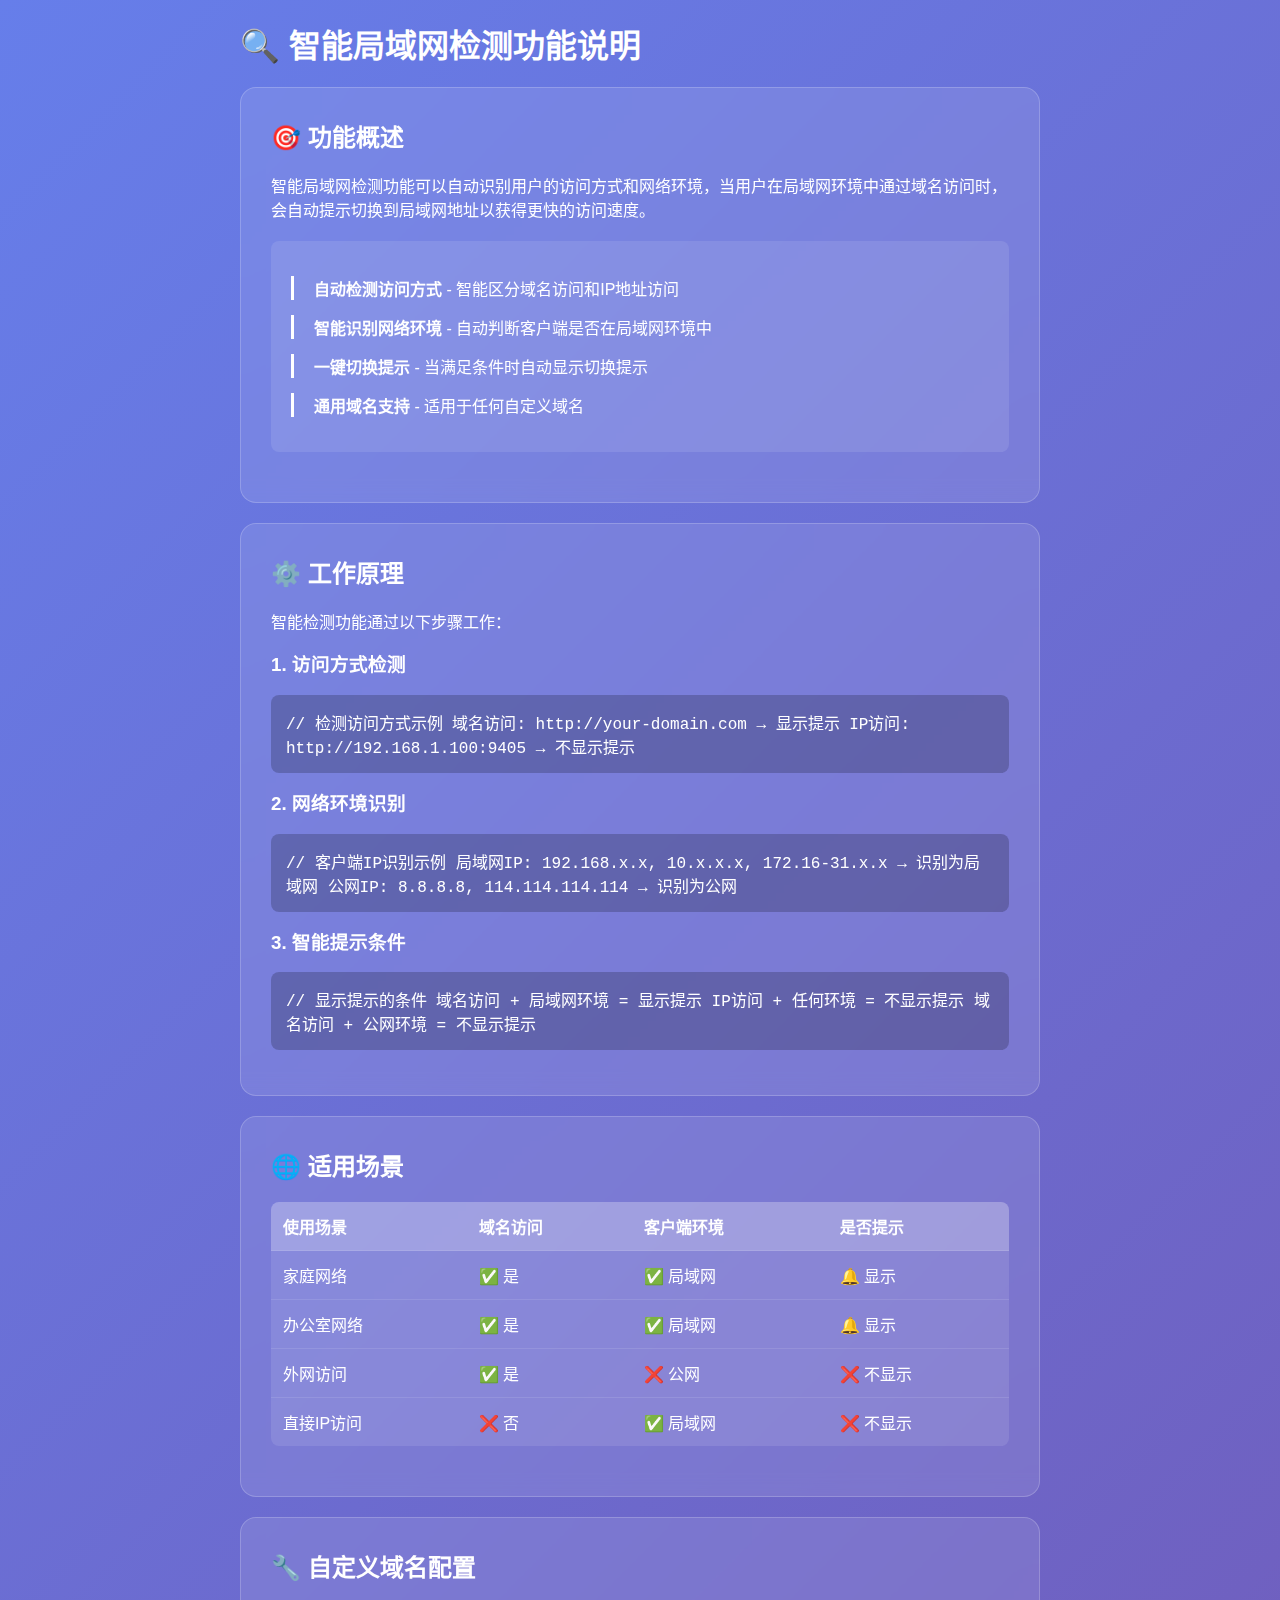
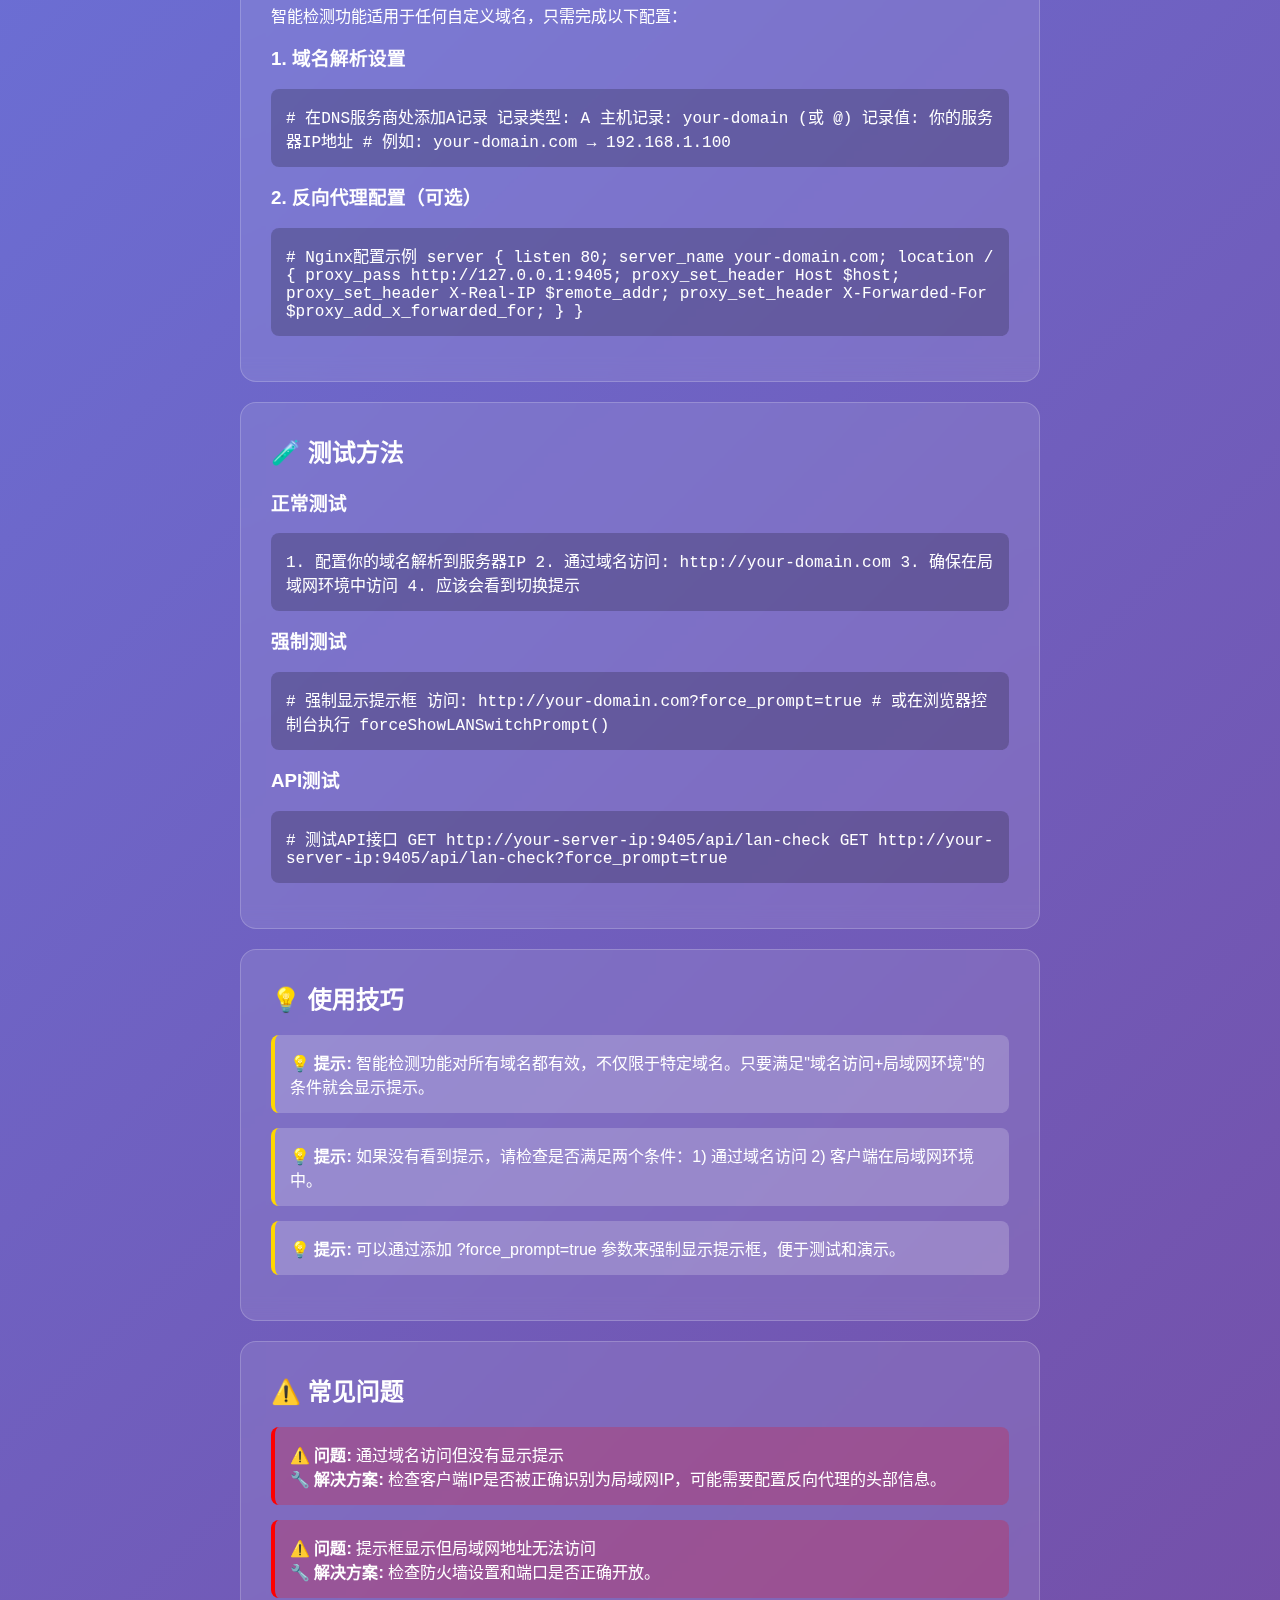
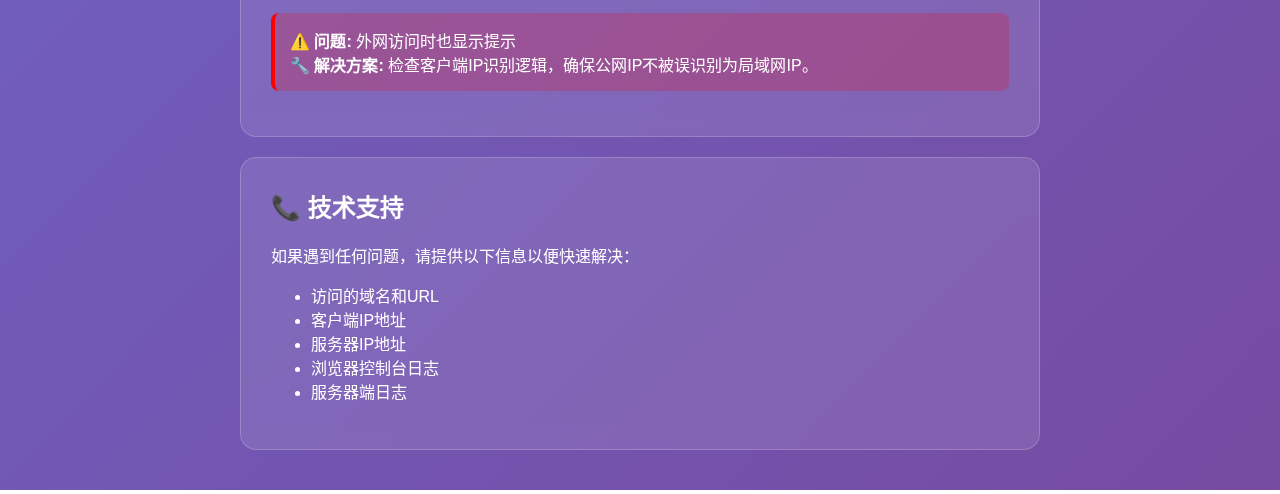
<file: templates/smart-detection-help.html>
<!DOCTYPE html>
<html lang="zh-CN">
<head>
    <meta charset="UTF-8">
    <meta name="viewport" content="width=device-width, initial-scale=1.0">
    <title>智能局域网检测功能说明</title>
    <style>
        body {
            font-family: -apple-system, BlinkMacSystemFont, 'Segoe UI', Roboto, sans-serif;
            max-width: 800px;
            margin: 0 auto;
            padding: 20px;
            background: linear-gradient(135deg, #667eea 0%, #764ba2 100%);
            color: white;
            min-height: 100vh;
        }
        
        .help-card {
            background: rgba(255, 255, 255, 0.1);
            backdrop-filter: blur(10px);
            border-radius: 16px;
            padding: 30px;
            margin: 20px 0;
            border: 1px solid rgba(255, 255, 255, 0.2);
        }
        
        h1, h2, h3 {
            margin-top: 0;
        }
        
        .feature-list {
            background: rgba(255, 255, 255, 0.1);
            border-radius: 8px;
            padding: 20px;
            margin: 20px 0;
        }
        
        .feature-item {
            margin: 15px 0;
            padding-left: 20px;
            border-left: 3px solid #fff;
        }
        
        .example-box {
            background: rgba(0, 0, 0, 0.2);
            border-radius: 8px;
            padding: 15px;
            margin: 15px 0;
            font-family: 'Monaco', 'Menlo', monospace;
        }
        
        .tip-box {
            background: rgba(255, 255, 255, 0.2);
            border-radius: 8px;
            padding: 15px;
            margin: 15px 0;
            border-left: 4px solid #ffd700;
        }
        
        .warning-box {
            background: rgba(255, 0, 0, 0.2);
            border-radius: 8px;
            padding: 15px;
            margin: 15px 0;
            border-left: 4px solid #ff0000;
        }
        
        table {
            width: 100%;
            border-collapse: collapse;
            margin: 20px 0;
            background: rgba(255, 255, 255, 0.1);
            border-radius: 8px;
            overflow: hidden;
        }
        
        th, td {
            padding: 12px;
            text-align: left;
            border-bottom: 1px solid rgba(255, 255, 255, 0.1);
        }
        
        th {
            background: rgba(255, 255, 255, 0.2);
            font-weight: 600;
        }
        
        tr:last-child td {
            border-bottom: none;
        }
    </style>
</head>
<body>
    <h1>🔍 智能局域网检测功能说明</h1>
    
    <div class="help-card">
        <h2>🎯 功能概述</h2>
        <p>智能局域网检测功能可以自动识别用户的访问方式和网络环境，当用户在局域网环境中通过域名访问时，会自动提示切换到局域网地址以获得更快的访问速度。</p>
        
        <div class="feature-list">
            <div class="feature-item">
                <strong>自动检测访问方式</strong> - 智能区分域名访问和IP地址访问
            </div>
            <div class="feature-item">
                <strong>智能识别网络环境</strong> - 自动判断客户端是否在局域网环境中
            </div>
            <div class="feature-item">
                <strong>一键切换提示</strong> - 当满足条件时自动显示切换提示
            </div>
            <div class="feature-item">
                <strong>通用域名支持</strong> - 适用于任何自定义域名
            </div>
        </div>
    </div>
    
    <div class="help-card">
        <h2>⚙️ 工作原理</h2>
        <p>智能检测功能通过以下步骤工作：</p>
        
        <h3>1. 访问方式检测</h3>
        <div class="example-box">
            // 检测访问方式示例
            域名访问: http://your-domain.com → 显示提示
            IP访问: http://192.168.1.100:9405 → 不显示提示
        </div>
        
        <h3>2. 网络环境识别</h3>
        <div class="example-box">
            // 客户端IP识别示例
            局域网IP: 192.168.x.x, 10.x.x.x, 172.16-31.x.x → 识别为局域网
            公网IP: 8.8.8.8, 114.114.114.114 → 识别为公网
        </div>
        
        <h3>3. 智能提示条件</h3>
        <div class="example-box">
            // 显示提示的条件
            域名访问 + 局域网环境 = 显示提示
            IP访问 + 任何环境 = 不显示提示
            域名访问 + 公网环境 = 不显示提示
        </div>
    </div>
    
    <div class="help-card">
        <h2>🌐 适用场景</h2>
        
        <table>
            <thead>
                <tr>
                    <th>使用场景</th>
                    <th>域名访问</th>
                    <th>客户端环境</th>
                    <th>是否提示</th>
                </tr>
            </thead>
            <tbody>
                <tr>
                    <td>家庭网络</td>
                    <td>✅ 是</td>
                    <td>✅ 局域网</td>
                    <td>🔔 显示</td>
                </tr>
                <tr>
                    <td>办公室网络</td>
                    <td>✅ 是</td>
                    <td>✅ 局域网</td>
                    <td>🔔 显示</td>
                </tr>
                <tr>
                    <td>外网访问</td>
                    <td>✅ 是</td>
                    <td>❌ 公网</td>
                    <td>❌ 不显示</td>
                </tr>
                <tr>
                    <td>直接IP访问</td>
                    <td>❌ 否</td>
                    <td>✅ 局域网</td>
                    <td>❌ 不显示</td>
                </tr>
            </tbody>
        </table>
    </div>
    
    <div class="help-card">
        <h2>🔧 自定义域名配置</h2>
        <p>智能检测功能适用于任何自定义域名，只需完成以下配置：</p>
        
        <h3>1. 域名解析设置</h3>
        <div class="example-box">
            # 在DNS服务商处添加A记录
            记录类型: A
            主机记录: your-domain (或 @)
            记录值: 你的服务器IP地址
            # 例如:
            your-domain.com → 192.168.1.100
        </div>
        
        <h3>2. 反向代理配置（可选）</h3>
        <div class="example-box">
            # Nginx配置示例
            server {
                listen 80;
                server_name your-domain.com;
                
                location / {
                    proxy_pass http://127.0.0.1:9405;
                    proxy_set_header Host $host;
                    proxy_set_header X-Real-IP $remote_addr;
                    proxy_set_header X-Forwarded-For $proxy_add_x_forwarded_for;
                }
            }
        </div>
    </div>
    
    <div class="help-card">
        <h2>🧪 测试方法</h2>
        
        <h3>正常测试</h3>
        <div class="example-box">
            1. 配置你的域名解析到服务器IP
            2. 通过域名访问: http://your-domain.com
            3. 确保在局域网环境中访问
            4. 应该会看到切换提示
        </div>
        
        <h3>强制测试</h3>
        <div class="example-box">
            # 强制显示提示框
            访问: http://your-domain.com?force_prompt=true
            
            # 或在浏览器控制台执行
            forceShowLANSwitchPrompt()
        </div>
        
        <h3>API测试</h3>
        <div class="example-box">
            # 测试API接口
            GET http://your-server-ip:9405/api/lan-check
            GET http://your-server-ip:9405/api/lan-check?force_prompt=true
        </div>
    </div>
    
    <div class="help-card">
        <h2>💡 使用技巧</h2>
        
        <div class="tip-box">
            <strong>💡 提示:</strong> 智能检测功能对所有域名都有效，不仅限于特定域名。只要满足"域名访问+局域网环境"的条件就会显示提示。
        </div>
        
        <div class="tip-box">
            <strong>💡 提示:</strong> 如果没有看到提示，请检查是否满足两个条件：1) 通过域名访问 2) 客户端在局域网环境中。
        </div>
        
        <div class="tip-box">
            <strong>💡 提示:</strong> 可以通过添加 ?force_prompt=true 参数来强制显示提示框，便于测试和演示。
        </div>
    </div>
    
    <div class="help-card">
        <h2>⚠️ 常见问题</h2>
        
        <div class="warning-box">
            <strong>⚠️ 问题:</strong> 通过域名访问但没有显示提示
            <br><strong>🔧 解决方案:</strong> 检查客户端IP是否被正确识别为局域网IP，可能需要配置反向代理的头部信息。
        </div>
        
        <div class="warning-box">
            <strong>⚠️ 问题:</strong> 提示框显示但局域网地址无法访问
            <br><strong>🔧 解决方案:</strong> 检查防火墙设置和端口是否正确开放。
        </div>
        
        <div class="warning-box">
            <strong>⚠️ 问题:</strong> 外网访问时也显示提示
            <br><strong>🔧 解决方案:</strong> 检查客户端IP识别逻辑，确保公网IP不被误识别为局域网IP。
        </div>
    </div>
    
    <div class="help-card">
        <h2>📞 技术支持</h2>
        <p>如果遇到任何问题，请提供以下信息以便快速解决：</p>
        <ul>
            <li>访问的域名和URL</li>
            <li>客户端IP地址</li>
            <li>服务器IP地址</li>
            <li>浏览器控制台日志</li>
            <li>服务器端日志</li>
        </ul>
    </div>
</body>
</html>
</file>
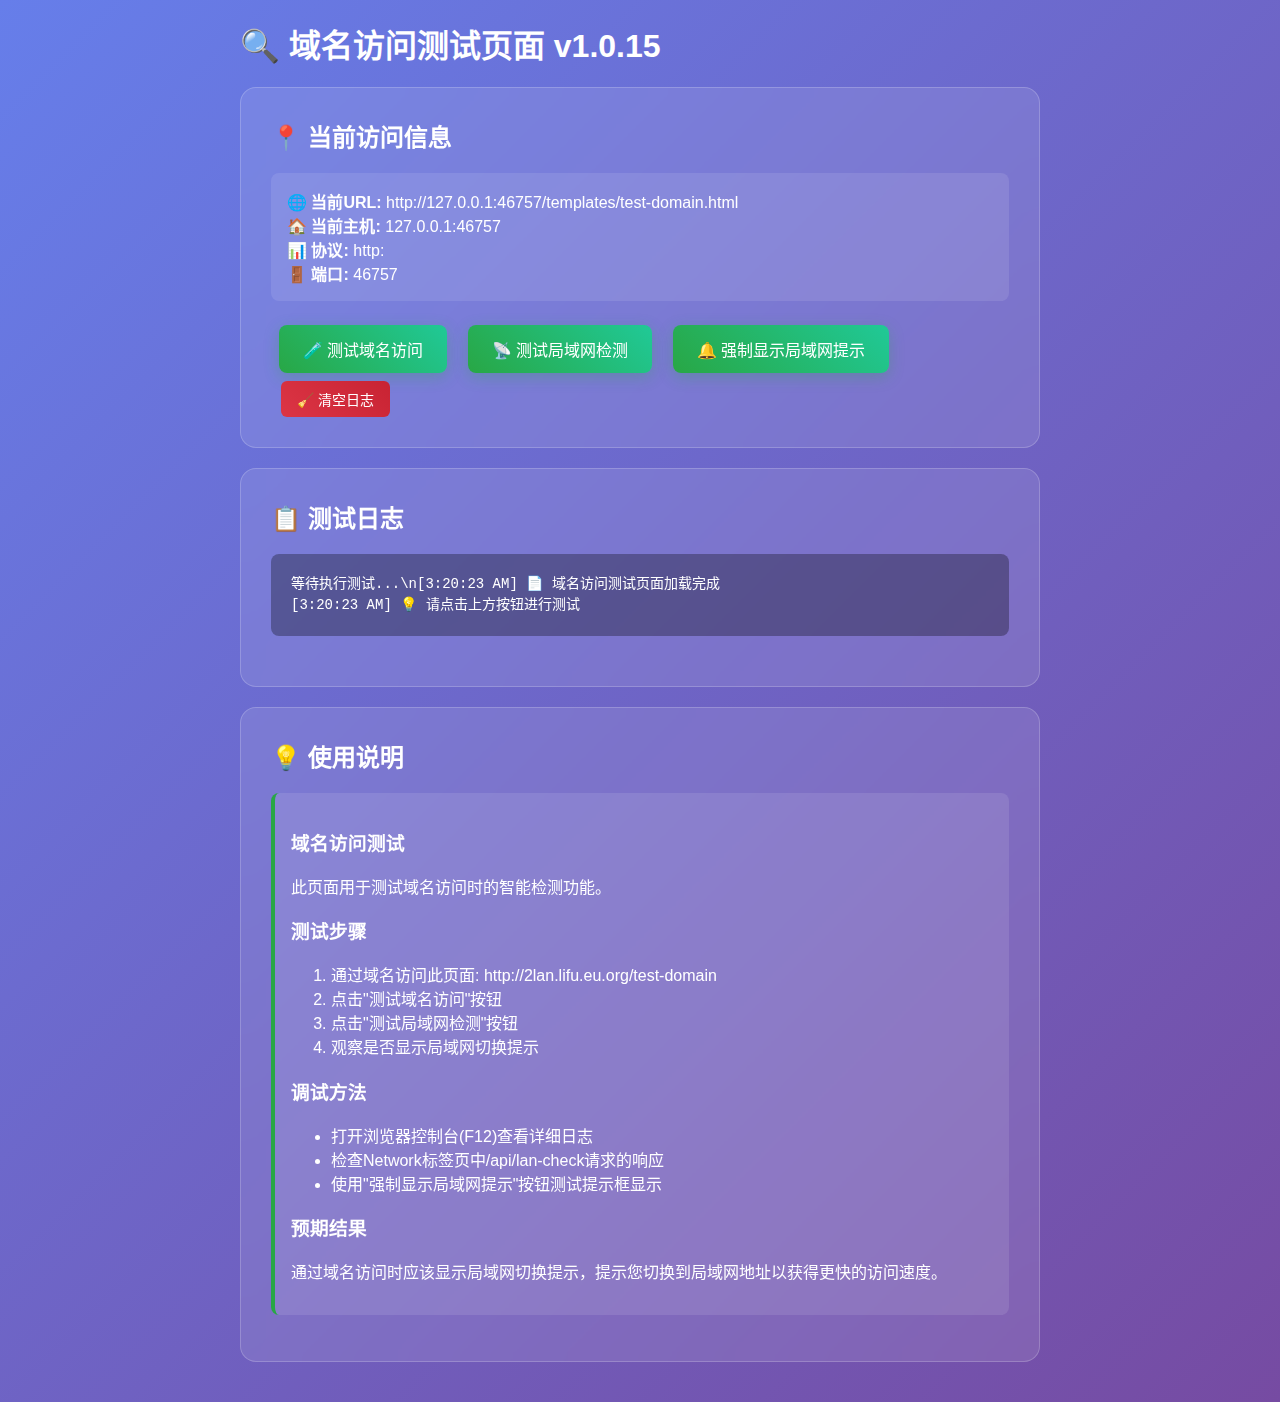
<file: templates/test-domain.html>
<!DOCTYPE html>
<html lang="zh-CN">
<head>
    <meta charset="UTF-8">
    <meta name="viewport" content="width=device-width, initial-scale=1.0">
    <title>域名访问测试页面</title>
    <style>
        body {
            font-family: -apple-system, BlinkMacSystemFont, 'Segoe UI', Roboto, sans-serif;
            max-width: 800px;
            margin: 0 auto;
            padding: 20px;
            background: linear-gradient(135deg, #667eea 0%, #764ba2 100%);
            color: white;
            min-height: 100vh;
        }
        
        .test-card {
            background: rgba(255, 255, 255, 0.1);
            backdrop-filter: blur(10px);
            border-radius: 16px;
            padding: 30px;
            margin: 20px 0;
            border: 1px solid rgba(255, 255, 255, 0.2);
        }
        
        .test-btn {
            background: linear-gradient(45deg, #28a745, #20c997);
            border: none;
            color: white;
            padding: 12px 24px;
            border-radius: 8px;
            cursor: pointer;
            font-size: 16px;
            font-weight: 500;
            margin: 8px;
            transition: all 0.3s ease;
            box-shadow: 0 4px 15px rgba(40, 167, 69, 0.3);
        }
        
        .test-btn:hover {
            transform: translateY(-2px);
            box-shadow: 0 6px 20px rgba(40, 167, 69, 0.4);
        }
        
        .log-area {
            background: rgba(0, 0, 0, 0.3);
            border-radius: 8px;
            padding: 20px;
            font-family: 'Monaco', 'Menlo', monospace;
            font-size: 14px;
            line-height: 1.5;
            white-space: pre-wrap;
            max-height: 400px;
            overflow-y: auto;
            margin: 20px 0;
        }
        
        .status-info {
            background: rgba(255, 255, 255, 0.1);
            border-radius: 8px;
            padding: 16px;
            margin: 16px 0;
        }
        
        h1, h2 {
            margin-top: 0;
        }
        
        .clear-btn {
            background: linear-gradient(45deg, #dc3545, #c82333);
            border: none;
            color: white;
            padding: 8px 16px;
            border-radius: 6px;
            cursor: pointer;
            font-size: 14px;
            margin-left: 10px;
        }
        
        .result-box {
            background: rgba(255, 255, 255, 0.1);
            border-radius: 8px;
            padding: 16px;
            margin: 16px 0;
            border-left: 4px solid #28a745;
        }
        
        .error-box {
            border-left: 4px solid #dc3545;
        }
    </style>
</head>
<body>
    <h1>🔍 域名访问测试页面 v1.0.15</h1>
    
    <div class="test-card">
        <h2>📍 当前访问信息</h2>
        <div class="status-info">
            <div><strong>🌐 当前URL:</strong> <span id="currentURL"></span></div>
            <div><strong>🏠 当前主机:</strong> <span id="currentHost"></span></div>
            <div><strong>📊 协议:</strong> <span id="currentProtocol"></span></div>
            <div><strong>🚪 端口:</strong> <span id="currentPort"></span></div>
        </div>
        
        <button class="test-btn" onclick="testDomainAccess()">🧪 测试域名访问</button>
        <button class="test-btn" onclick="testLanDetection()">📡 测试局域网检测</button>
        <button class="test-btn" onclick="forceLanPrompt()">🔔 强制显示局域网提示</button>
        <button class="clear-btn" onclick="clearLog()">🧹 清空日志</button>
    </div>
    
    <div class="test-card">
        <h2>📋 测试日志</h2>
        <div id="logArea" class="log-area">等待执行测试...\n</div>
    </div>
    
    <div class="test-card">
        <h2>💡 使用说明</h2>
        <div class="result-box">
            <h3>域名访问测试</h3>
            <p>此页面用于测试域名访问时的智能检测功能。</p>
            
            <h3>测试步骤</h3>
            <ol>
                <li>通过域名访问此页面: http://2lan.lifu.eu.org/test-domain</li>
                <li>点击"测试域名访问"按钮</li>
                <li>点击"测试局域网检测"按钮</li>
                <li>观察是否显示局域网切换提示</li>
            </ol>
            
            <h3>调试方法</h3>
            <ul>
                <li>打开浏览器控制台(F12)查看详细日志</li>
                <li>检查Network标签页中/api/lan-check请求的响应</li>
                <li>使用"强制显示局域网提示"按钮测试提示框显示</li>
            </ul>
            
            <h3>预期结果</h3>
            <p>通过域名访问时应该显示局域网切换提示，提示您切换到局域网地址以获得更快的访问速度。</p>
        </div>
    </div>

    <script>
        // 更新页面信息
        function updatePageInfo() {
            document.getElementById('currentURL').textContent = window.location.href;
            document.getElementById('currentHost').textContent = window.location.host;
            document.getElementById('currentProtocol').textContent = window.location.protocol;
            document.getElementById('currentPort').textContent = window.location.port || '默认端口';
        }
        
        // 添加日志
        function addLog(message) {
            const logArea = document.getElementById('logArea');
            const timestamp = new Date().toLocaleTimeString();
            logArea.textContent += `[${timestamp}] ${message}\n`;
            logArea.scrollTop = logArea.scrollHeight;
        }
        
        // 清空日志
        function clearLog() {
            document.getElementById('logArea').textContent = '';
        }
        
        // 测试域名访问
        function testDomainAccess() {
            addLog('🚀 开始测试域名访问...');
            addLog(`🌐 当前访问地址: ${window.location.href}`);
            addLog(`🏠 当前主机: ${window.location.host}`);
            
            const hostname = window.location.host.split(':')[0];
            const isIP = /^(\d{1,3}\.){3}\d{1,3}/.test(hostname);
            
            if (isIP) {
                addLog('❌ 当前通过IP地址访问，不是域名访问');
            } else {
                addLog('✅ 当前通过域名访问');
                addLog('💡 这是智能检测功能的目标场景');
            }
        }
        
        // 测试局域网检测
        function testLanDetection() {
            addLog('📡 开始测试局域网检测...');
            
            // 调用局域网检测API
            fetch('/api/lan-check')
                .then(response => {
                    addLog(`📡 API响应状态: ${response.status}`);
                    if (!response.ok) {
                        throw new Error(`HTTP ${response.status}: ${response.statusText}`);
                    }
                    return response.json();
                })
                .then(data => {
                    addLog('✅ 局域网检测API调用成功');
                    addLog('📊 检测结果:');
                    addLog(`  - 当前主机: ${data.current_host}`);
                    addLog(`  - 客户端IP: ${data.client_ip}`);
                    addLog(`  - 是否IP访问: ${data.is_ip_access}`);
                    addLog(`  - 客户端在局域网: ${data.is_client_in_lan}`);
                    addLog(`  - 需要提示切换: ${data.need_switch_prompt}`);
                    addLog(`  - 局域网地址: ${data.lan_url}`);
                    
                    if (data.need_switch_prompt) {
                        addLog('🔔 满足显示提示条件！');
                        addLog('💡 应该显示局域网切换提示');
                    } else {
                        addLog('🔍 不满足显示提示条件');
                        if (data.is_ip_access) {
                            addLog('   原因: 通过IP地址访问');
                        }
                        if (!data.is_client_in_lan) {
                            addLog('   原因: 客户端不在局域网');
                        }
                    }
                })
                .catch(error => {
                    addLog(`❌ 局域网检测API调用失败: ${error.message}`);
                });
        }
        
        // 强制显示局域网提示
        function forceLanPrompt() {
            addLog('🔔 强制显示局域网提示...');
            
            // 模拟API返回数据
            const mockData = {
                success: true,
                current_host: window.location.host,
                client_ip: '192.168.3.100',
                local_ip: '192.168.3.147',
                is_ip_access: false,
                is_client_in_lan: true,
                need_switch_prompt: true,
                lan_url: 'http://192.168.3.147:9405',
                user_agent: navigator.userAgent,
                referrer: ''
            };
            
            // 尝试调用显示提示函数
            if (typeof showLANSwitchPrompt === 'function') {
                showLANSwitchPrompt(mockData);
                addLog('✅ 成功调用showLANSwitchPrompt函数');
            } else if (typeof createLANSwitchModal === 'function') {
                createLANSwitchModal(mockData);
                addLog('✅ 成功调用createLANSwitchModal函数');
            } else {
                addLog('❌ 未找到显示提示的函数');
                addLog('💡 请确保在主页中测试此功能');
            }
        }
        
        // 页面加载完成后执行
        document.addEventListener('DOMContentLoaded', function() {
            updatePageInfo();
            addLog('📄 域名访问测试页面加载完成');
            addLog('💡 请点击上方按钮进行测试');
        });
    </script>
</body>
</html>
</file>
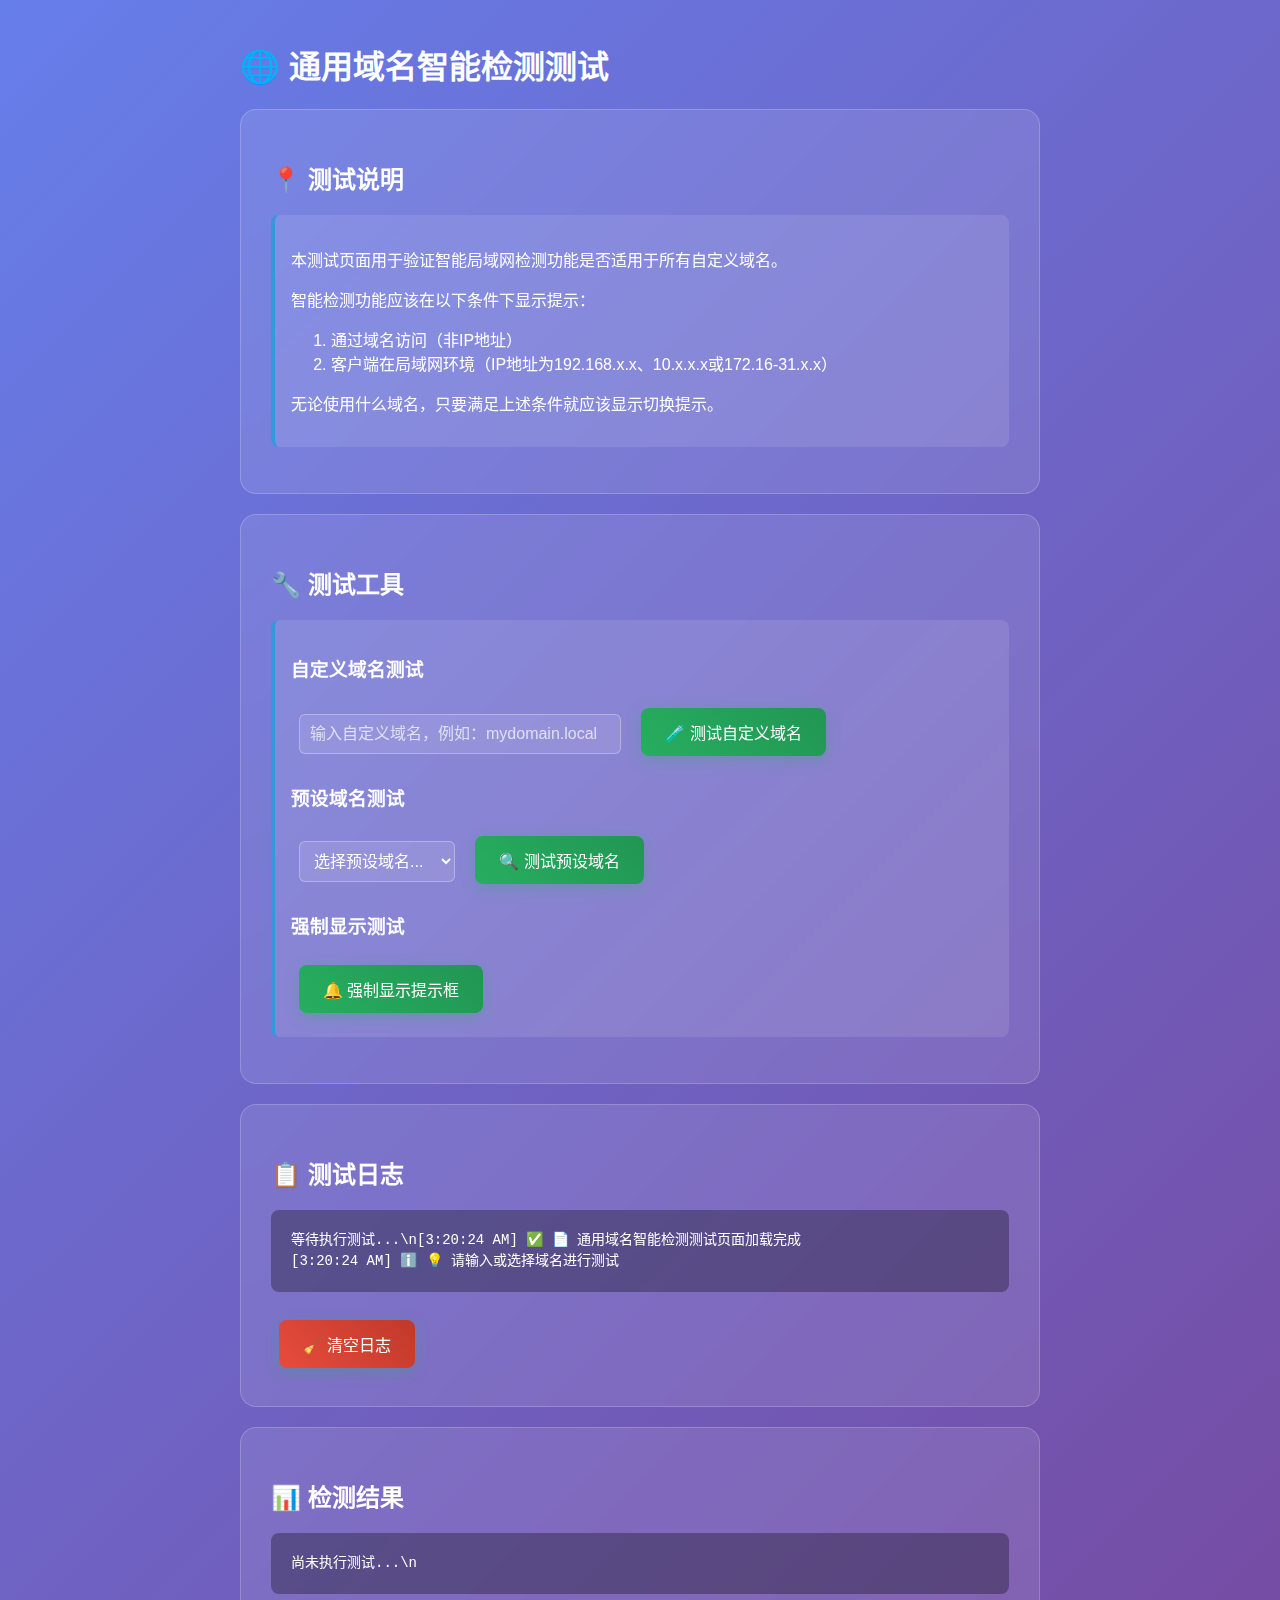
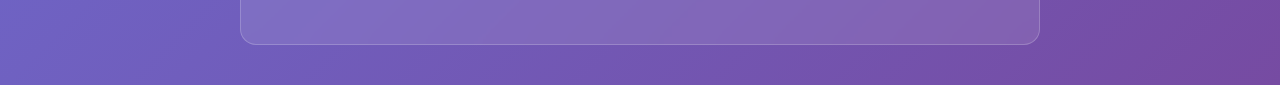
<file: templates/test_all_domains.html>
<!DOCTYPE html>
<html lang="zh-CN">
<head>
    <meta charset="UTF-8">
    <meta name="viewport" content="width=device-width, initial-scale=1.0">
    <title>通用域名智能检测测试</title>
    <style>
        body {
            font-family: -apple-system, BlinkMacSystemFont, 'Segoe UI', Roboto, sans-serif;
            max-width: 800px;
            margin: 0 auto;
            padding: 20px;
            background: linear-gradient(135deg, #667eea 0%, #764ba2 100%);
            color: white;
            min-height: 100vh;
        }
        
        .container {
            background: rgba(255, 255, 255, 0.1);
            backdrop-filter: blur(10px);
            border-radius: 16px;
            padding: 30px;
            margin: 20px 0;
            border: 1px solid rgba(255, 255, 255, 0.2);
        }
        
        .test-btn {
            background: linear-gradient(45deg, #27ae60, #219653);
            border: none;
            color: white;
            padding: 12px 24px;
            border-radius: 8px;
            cursor: pointer;
            font-size: 16px;
            font-weight: 500;
            margin: 8px;
            transition: all 0.3s ease;
            box-shadow: 0 4px 15px rgba(39, 174, 96, 0.3);
        }
        
        .test-btn:hover {
            transform: translateY(-2px);
            box-shadow: 0 6px 20px rgba(39, 174, 96, 0.4);
        }
        
        .log-area {
            background: rgba(0, 0, 0, 0.3);
            border-radius: 8px;
            padding: 20px;
            font-family: 'Monaco', 'Menlo', monospace;
            font-size: 14px;
            line-height: 1.5;
            white-space: pre-wrap;
            max-height: 400px;
            overflow-y: auto;
            margin: 20px 0;
        }
        
        .result-box {
            background: rgba(255, 255, 255, 0.1);
            border-radius: 8px;
            padding: 16px;
            margin: 16px 0;
            border-left: 4px solid #3498db;
        }
        
        .success-box {
            border-left: 4px solid #27ae60;
        }
        
        .error-box {
            border-left: 4px solid #e74c3c;
        }
        
        .warning-box {
            border-left: 4px solid #f39c12;
        }
        
        input, select {
            padding: 10px;
            border-radius: 6px;
            border: 1px solid rgba(255, 255, 255, 0.3);
            background: rgba(255, 255, 255, 0.1);
            color: white;
            font-size: 16px;
            margin: 8px;
        }
        
        input::placeholder {
            color: rgba(255, 255, 255, 0.7);
        }
    </style>
</head>
<body>
    <h1>🌐 通用域名智能检测测试</h1>
    
    <div class="container">
        <h2>📍 测试说明</h2>
        <div class="result-box">
            <p>本测试页面用于验证智能局域网检测功能是否适用于所有自定义域名。</p>
            <p>智能检测功能应该在以下条件下显示提示：</p>
            <ol>
                <li>通过域名访问（非IP地址）</li>
                <li>客户端在局域网环境（IP地址为192.168.x.x、10.x.x.x或172.16-31.x.x）</li>
            </ol>
            <p>无论使用什么域名，只要满足上述条件就应该显示切换提示。</p>
        </div>
    </div>
    
    <div class="container">
        <h2>🔧 测试工具</h2>
        <div class="result-box">
            <h3>自定义域名测试</h3>
            <input type="text" id="customDomain" placeholder="输入自定义域名，例如：mydomain.local" style="width: 300px;">
            <button class="test-btn" onclick="testCustomDomain()">🧪 测试自定义域名</button>
            
            <h3>预设域名测试</h3>
            <select id="presetDomains">
                <option value="">选择预设域名...</option>
                <option value="2lan.lifu.eu.org">2lan.lifu.eu.org</option>
                <option value="test.local">test.local</option>
                <option value="mydomain.com">mydomain.com</option>
                <option value="lan.example.org">lan.example.org</option>
                <option value="home.network">home.network</option>
            </select>
            <button class="test-btn" onclick="testPresetDomain()">🔍 测试预设域名</button>
            
            <h3>强制显示测试</h3>
            <button class="test-btn" onclick="forceShowPrompt()">🔔 强制显示提示框</button>
        </div>
    </div>
    
    <div class="container">
        <h2>📋 测试日志</h2>
        <div id="logArea" class="log-area">等待执行测试...\n</div>
        <button class="test-btn" onclick="clearLog()" style="background: linear-gradient(45deg, #e74c3c, #c0392b);">🧹 清空日志</button>
    </div>
    
    <div class="container">
        <h2>📊 检测结果</h2>
        <div id="resultArea" class="log-area">尚未执行测试...\n</div>
    </div>

    <script>
        // 添加日志
        function addLog(message, type = 'info') {
            const logArea = document.getElementById('logArea');
            const timestamp = new Date().toLocaleTimeString();
            
            let typeClass = '';
            switch(type) {
                case 'success':
                    typeClass = '✅ ';
                    break;
                case 'error':
                    typeClass = '❌ ';
                    break;
                case 'warning':
                    typeClass = '⚠️ ';
                    break;
                case 'info':
                    typeClass = 'ℹ️ ';
                    break;
                default:
                    typeClass = '🔍 ';
            }
            
            logArea.textContent += `[${timestamp}] ${typeClass}${message}\n`;
            logArea.scrollTop = logArea.scrollHeight;
        }
        
        // 清空日志
        function clearLog() {
            document.getElementById('logArea').textContent = '';
            document.getElementById('resultArea').textContent = '等待执行测试...\n';
        }
        
        // 测试自定义域名
        function testCustomDomain() {
            const domain = document.getElementById('customDomain').value.trim();
            if (!domain) {
                alert('请输入域名');
                return;
            }
            
            addLog(`🚀 开始测试自定义域名: ${domain}`, 'info');
            
            // 模拟API调用
            simulateAPICall(domain);
        }
        
        // 测试预设域名
        function testPresetDomain() {
            const domain = document.getElementById('presetDomains').value;
            if (!domain) {
                alert('请选择域名');
                return;
            }
            
            addLog(`🚀 开始测试预设域名: ${domain}`, 'info');
            
            // 模拟API调用
            simulateAPICall(domain);
        }
        
        // 强制显示提示框
        function forceShowPrompt() {
            addLog('🔔 强制显示局域网切换提示...', 'info');
            
            // 模拟API返回数据
            const mockData = {
                success: true,
                current_host: window.location.host,
                client_ip: '192.168.3.100',
                local_ip: '192.168.3.147',
                is_ip_access: false,
                is_client_in_lan: true,
                need_switch_prompt: true,
                lan_url: 'http://192.168.3.147:9405',
                user_agent: navigator.userAgent,
                referrer: ''
            };
            
            // 尝试调用显示函数
            if (typeof showLANSwitchPrompt === 'function') {
                showLANSwitchPrompt(mockData);
                addLog('✅ 成功调用 showLANSwitchPrompt 函数', 'success');
            } else if (typeof createLANSwitchModal === 'function') {
                createLANSwitchModal(mockData);
                addLog('✅ 成功调用 createLANSwitchModal 函数', 'success');
            } else {
                addLog('❌ 未找到显示提示的相关函数', 'error');
                addLog('💡 请确保在主页中测试此功能', 'warning');
            }
        }
        
        // 模拟API调用
        function simulateAPICall(domain) {
            addLog(`📡 模拟调用 /api/lan-check 接口...`, 'info');
            
            // 模拟API返回数据（适用于任何域名）
            const mockData = {
                success: true,
                current_host: domain,
                client_ip: '192.168.3.100', // 模拟局域网IP
                local_ip: '192.168.3.147',
                is_ip_access: false, // 域名访问
                is_client_in_lan: true, // 客户端在局域网
                need_switch_prompt: true, // 需要提示切换
                lan_url: 'http://192.168.3.147:9405',
                user_agent: navigator.userAgent,
                referrer: ''
            };
            
            addLog(`✅ 模拟API调用成功`, 'success');
            addLog(`📊 返回数据: ${JSON.stringify(mockData, null, 2)}`, 'info');
            
            // 分析结果
            analyzeResult(mockData);
            
            // 显示提示框
            if (mockData.need_switch_prompt) {
                addLog(`🔔 检测到需要显示切换提示`, 'info');
                if (typeof showLANSwitchPrompt === 'function') {
                    setTimeout(() => {
                        showLANSwitchPrompt(mockData);
                        addLog(`✅ 已显示局域网切换提示`, 'success');
                    }, 500);
                }
            }
        }
        
        // 分析结果
        function analyzeResult(data) {
            let analysis = "🔍 检测结果分析:\n\n";
            
            analysis += "📋 检测条件:\n";
            analysis += `  - 当前主机: ${data.current_host}\n`;
            analysis += `  - 客户端IP: ${data.client_ip}\n`;
            analysis += `  - 本机IP: ${data.local_ip}\n`;
            analysis += `  - 是否IP访问: ${data.is_ip_access}\n`;
            analysis += `  - 客户端在局域网: ${data.is_client_in_lan}\n`;
            analysis += `  - 需要提示切换: ${data.need_switch_prompt}\n\n`;
            
            analysis += "📊 分析结果:\n";
            if (data.need_switch_prompt) {
                analysis += "✅ 满足显示提示的所有条件！\n";
                analysis += "💡 适用于任何自定义域名\n";
                analysis += "🔧 只要满足以下条件就会显示提示：\n";
                analysis += "   1. 通过域名访问（非IP地址）\n";
                analysis += "   2. 客户端在局域网环境\n";
            } else {
                analysis += "❌ 不满足显示提示的条件\n";
                analysis += "🔧 不显示的原因:\n";
                if (data.is_ip_access) {
                    analysis += "   - 通过IP地址访问\n";
                }
                if (!data.is_client_in_lan) {
                    analysis += "   - 客户端不在局域网环境\n";
                }
            }
            
            document.getElementById('resultArea').textContent = analysis;
        }
        
        // 页面加载完成
        document.addEventListener('DOMContentLoaded', function() {
            addLog('📄 通用域名智能检测测试页面加载完成', 'success');
            addLog('💡 请输入或选择域名进行测试', 'info');
        });
    </script>
</body>
</html>
</file>
